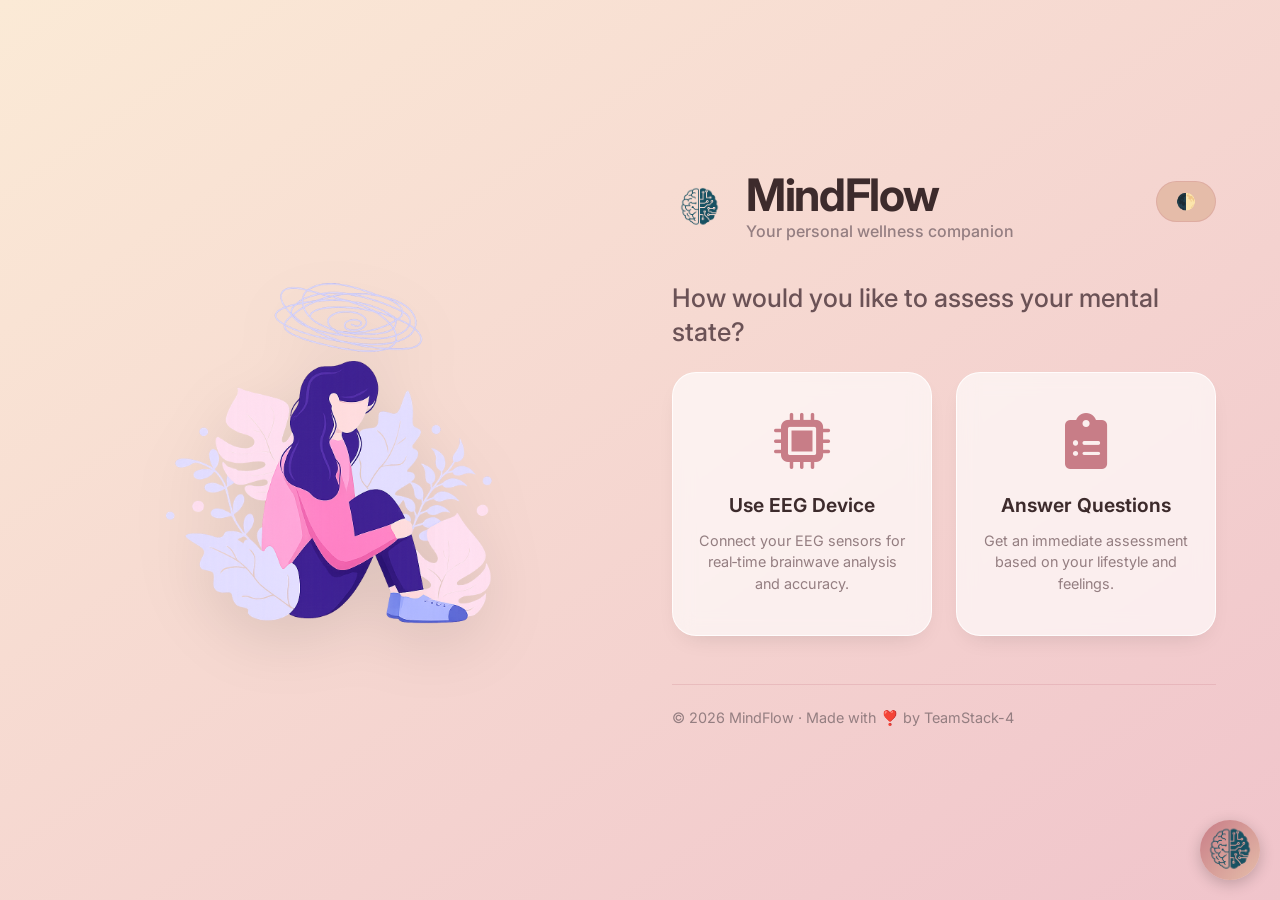
<file: mindflow-eeg-app/frontend/index.html>
<!DOCTYPE html>
<html lang="en">
<head>
    <meta charset="UTF-8">
    <meta name="viewport" content="width=device-width, initial-scale=1.0">
    <title>MindFlow · Choose Your Path</title>
    <link rel="preconnect" href="https://fonts.googleapis.com" />
    <link rel="preconnect" href="https://fonts.gstatic.com" crossorigin />
    <link href="https://fonts.googleapis.com/css2?family=Inter:wght@400;500;600;700&display=swap" rel="stylesheet" />
    <link rel="stylesheet" href="style.css">
    <link rel="stylesheet" href="https://cdnjs.cloudflare.com/ajax/libs/font-awesome/6.0.0-beta3/css/all.min.css">
    <style>
        body {
            margin: 0;
            padding: 0;
            overflow-x: hidden;
            display: flex;
            align-items: center;
            justify-content: center;
            min-height: 100vh;
        }

        /* --- Perfect Split Layout --- */
        .landing-wrapper {
            display: flex;
            align-items: center;
            justify-content: space-between;
            max-width: 1400px; /* Utilizes large screens beautifully */
            width: 100%;
            gap: 4rem; /* Perfect breathing room between image and text */
            padding: 2rem 4rem;
            margin: 0 auto;
        }

        /* --- Left Side: Image --- */
        .hero-image-container {
            flex: 1;
            display: flex;
            justify-content: center;
            align-items: center;
        }

        .hero-image {
            width: 100%;
            max-width: 650px; /* Large, prominent, but contained */
            height: auto;
            object-fit: contain;
            filter: drop-shadow(0 20px 30px rgba(0,0,0,0.1));
            animation: floatImage 6s ease-in-out infinite; /* Gentle calming motion */
        }

        @keyframes floatImage {
            0% { transform: translateY(0px); }
            50% { transform: translateY(-15px); }
            100% { transform: translateY(0px); }
        }

        /* --- Right Side: Content --- */
        .hero-content {
            flex: 1;
            display: flex;
            flex-direction: column;
            justify-content: center;
            max-width: 600px;
        }

        /* Header / Logo Area */
        .hero-header {
            display: flex;
            justify-content: space-between;
            align-items: flex-start;
            margin-bottom: 2.5rem;
            width: 100%;
        }

        .logo-area {
            display: flex;
            align-items: center;
            gap: 1.2rem;
            text-decoration: none;
        }

        /* Perfect fit for the custom brain logo in header */
        .logo-area img {
            width: 55px;
            height: auto;
            object-fit: contain;
        }

        .logo-text h1 {
            font-weight: 700;
            font-size: 2.8rem;
            color: var(--text-primary);
            letter-spacing: -0.03em;
            margin: 0 0 0.2rem 0;
            line-height: 1;
        }

        .logo-text span {
            color: var(--text-muted);
            font-size: 1rem;
            font-weight: 500;
        }

        .theme-toggle {
            padding: 0.6rem 1.2rem;
            font-size: 1rem;
            margin-top: 0.5rem;
        }

        /* Main Choices */
        .hero-main h2 {
            color: var(--text-secondary);
            font-weight: 500;
            font-size: 1.6rem;
            margin-bottom: 1.5rem;
            line-height: 1.3;
        }

        .choice-grid {
            display: grid;
            grid-template-columns: 1fr 1fr; /* Side-by-side buttons */
            gap: 1.5rem;
            width: 100%;
        }

        .choice-card {
            background: var(--card-bg);
            backdrop-filter: blur(10px);
            border-radius: 1.5rem;
            padding: 2.5rem 1.5rem;
            text-align: center;
            cursor: pointer;
            transition: transform 0.3s ease, box-shadow 0.3s ease, border-color 0.3s;
            border: 1px solid var(--card-border);
            box-shadow: 0 10px 25px -12px rgba(0,0,0,0.15);
            text-decoration: none;
            display: flex;
            flex-direction: column;
            align-items: center;
            justify-content: flex-start;
        }

        .choice-card:hover {
            transform: translateY(-8px);
            box-shadow: 0 20px 40px -12px rgba(0,0,0,0.25);
            border-color: var(--accent);
        }

        .choice-card i {
            font-size: 3.5rem;
            color: var(--accent);
            margin-bottom: 1.5rem;
            transition: transform 0.3s;
        }

        .choice-card:hover i {
            transform: scale(1.1);
        }

        .choice-card h3 {
            color: var(--text-primary);
            font-size: 1.2rem;
            margin-bottom: 0.8rem;
            font-weight: 650;
        }

        .choice-card p {
            color: var(--text-muted);
            line-height: 1.5;
            font-size: 0.9rem;
            margin: 0;
        }

        .hero-footer {
            margin-top: 3rem;
            padding-top: 1.5rem;
            border-top: 1px solid var(--border-light);
            font-size: 0.9rem;
            color: var(--text-muted);
            text-align: left;
        }
        /* --- Mobile Responsiveness --- */
        @media (max-width: 1024px) {
            body {
                align-items: flex-start;
            }
            .landing-wrapper {
                flex-direction: column;
                gap: 2rem;
                padding: 2rem 1.5rem;
                margin-top: 2rem;
            }
            .hero-content {
                align-items: center;
                text-align: center;
            }
            .hero-header {
                flex-direction: column;
                align-items: center;
                gap: 1.5rem;
            }
            .logo-area {
                flex-direction: column;
                gap: 0.5rem;
            }
            .logo-text h1 {
                font-size: 2.5rem;
            }
            .choice-grid {
                grid-template-columns: 1fr; /* Stacks buttons on small screens */
            }
            .hero-footer {
                text-align: center;
            }
        }
    </style>
</head>
<body>

    <div class="landing-wrapper">
        
        <div class="hero-image-container">
            <img src="index_clipart_girl.png" alt="Relaxing MindFlow Illustration" class="hero-image">
        </div>

        <div class="hero-content">
            <header class="hero-header">
                <a href="index.html" class="logo-area">
                    <img src="custom-brain.png" alt="brain logo">
                    <div class="logo-text">
                        <h1>MindFlow</h1>
                        <span>Your personal wellness companion</span>
                    </div>
                </a>
                <button id="themeToggle" class="pill theme-toggle" onclick="toggleTheme()">🌓</button>
            </header>

            <main class="hero-main">
                <h2>How would you like to assess your mental state?</h2>
                <div class="choice-grid">
                    <a href="dashboard.html" class="choice-card">
                        <i class="fas fa-microchip"></i>
                        <h3>Use EEG Device</h3>
                        <p>Connect your EEG sensors for real‑time brainwave analysis and accuracy.</p>
                    </a>
                    <a href="questions.html" class="choice-card">
                        <i class="fas fa-clipboard-list"></i>
                        <h3>Answer Questions</h3>
                        <p>Get an immediate assessment based on your lifestyle and feelings.</p>
                    </a>
                </div>
            </main>

            <footer class="hero-footer">
                <p>&copy; 2026 MindFlow · Made with ❣️ by TeamStack-4</p>
            </footer>
        </div>

    </div> 

    <div class="chat-icon" id="chatIcon">
        <img src="custom-brain.png" alt="Chat" class="chat-custom-img">
    </div>
    <div class="chat-window" id="chatWindow">
        <div class="chat-header">AI assistant <i class="fas fa-robot"></i></div>
        <div class="chat-messages" id="chatMessages"></div>
        <div class="chat-input-area">
            <input type="text" id="chatInput" placeholder="Ask about EEG or wellness..." />
            <button id="sendChat"><i class="fas fa-paper-plane"></i></button>
        </div>
    </div>

    <script src="chatbot.js"></script>
    <script>
        // Theme toggle function
        window.toggleTheme = function() {
            document.body.classList.toggle('dark-mode');
            localStorage.setItem('theme', document.body.classList.contains('dark-mode') ? 'dark' : 'light');
        };
        // Load saved theme
        if (localStorage.getItem('theme') === 'dark') {
            document.body.classList.add('dark-mode');
        }
    </script>
</body>
</html>
</file>
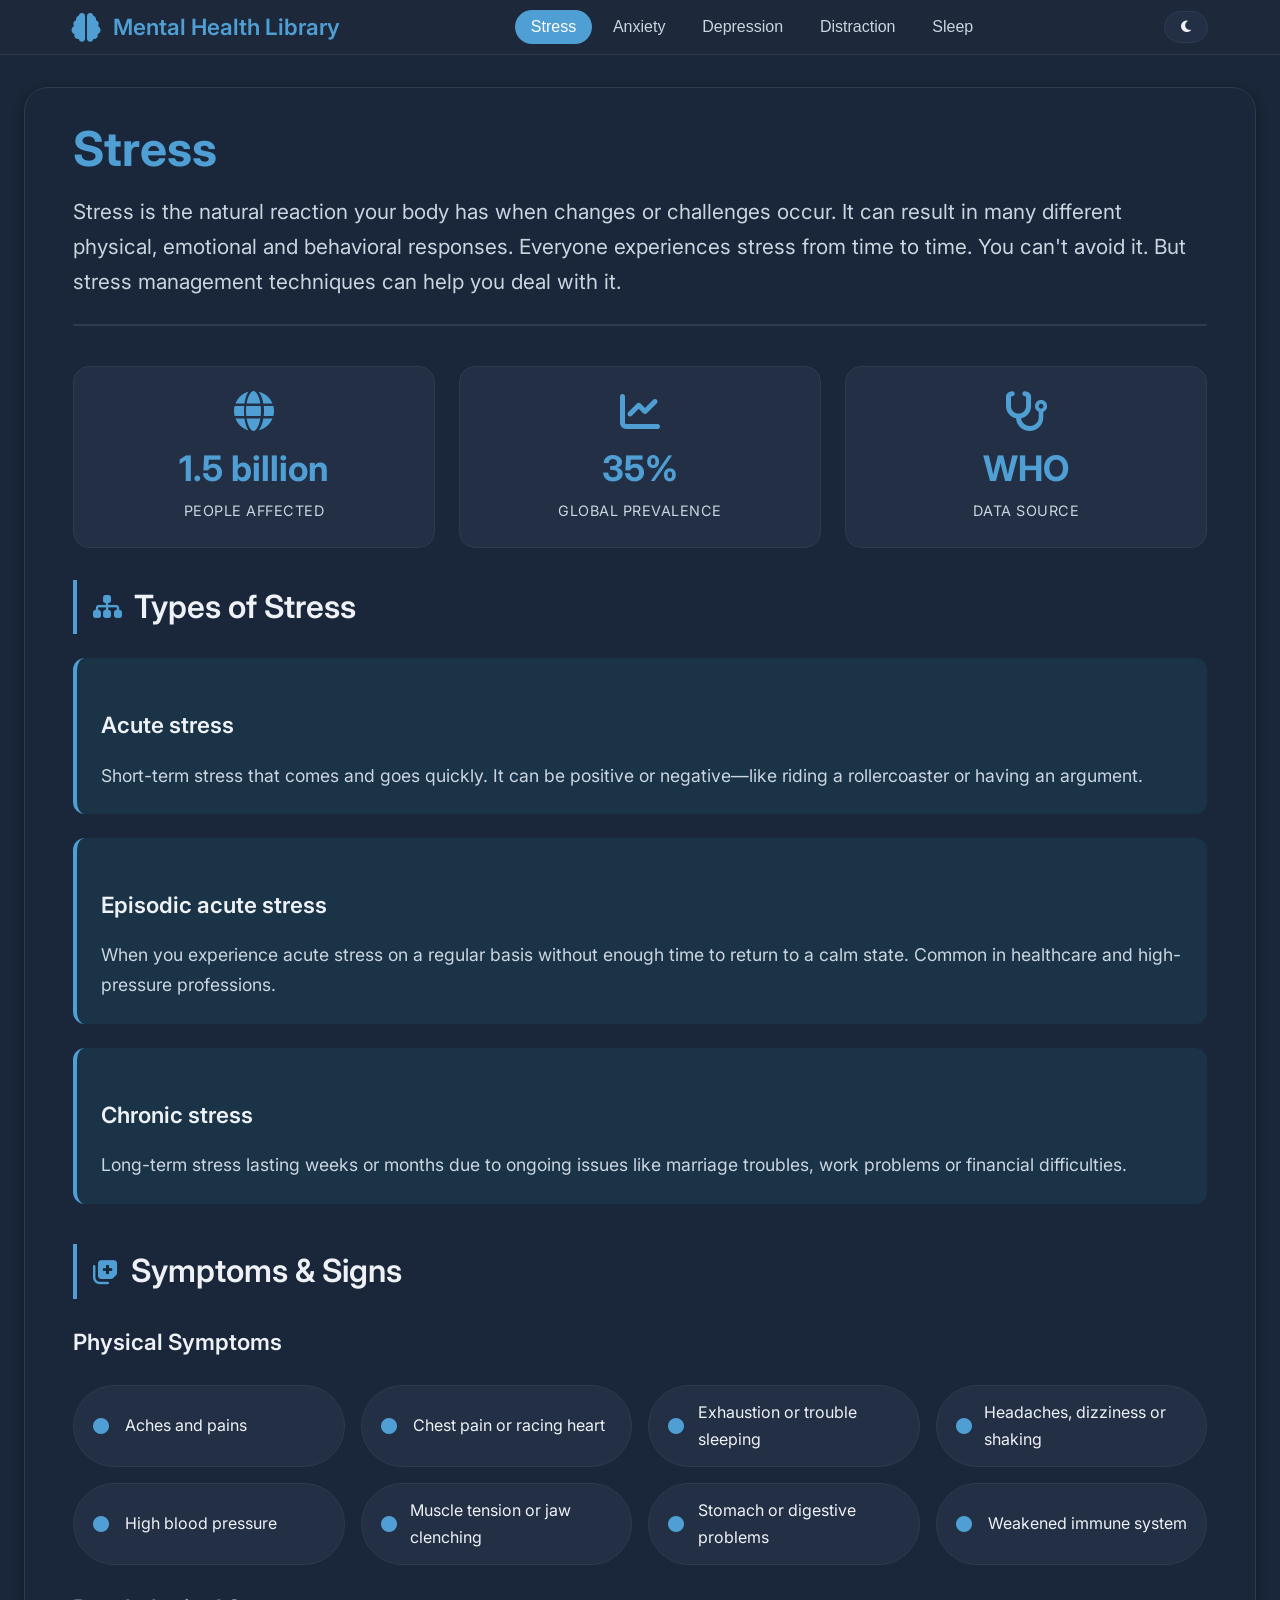
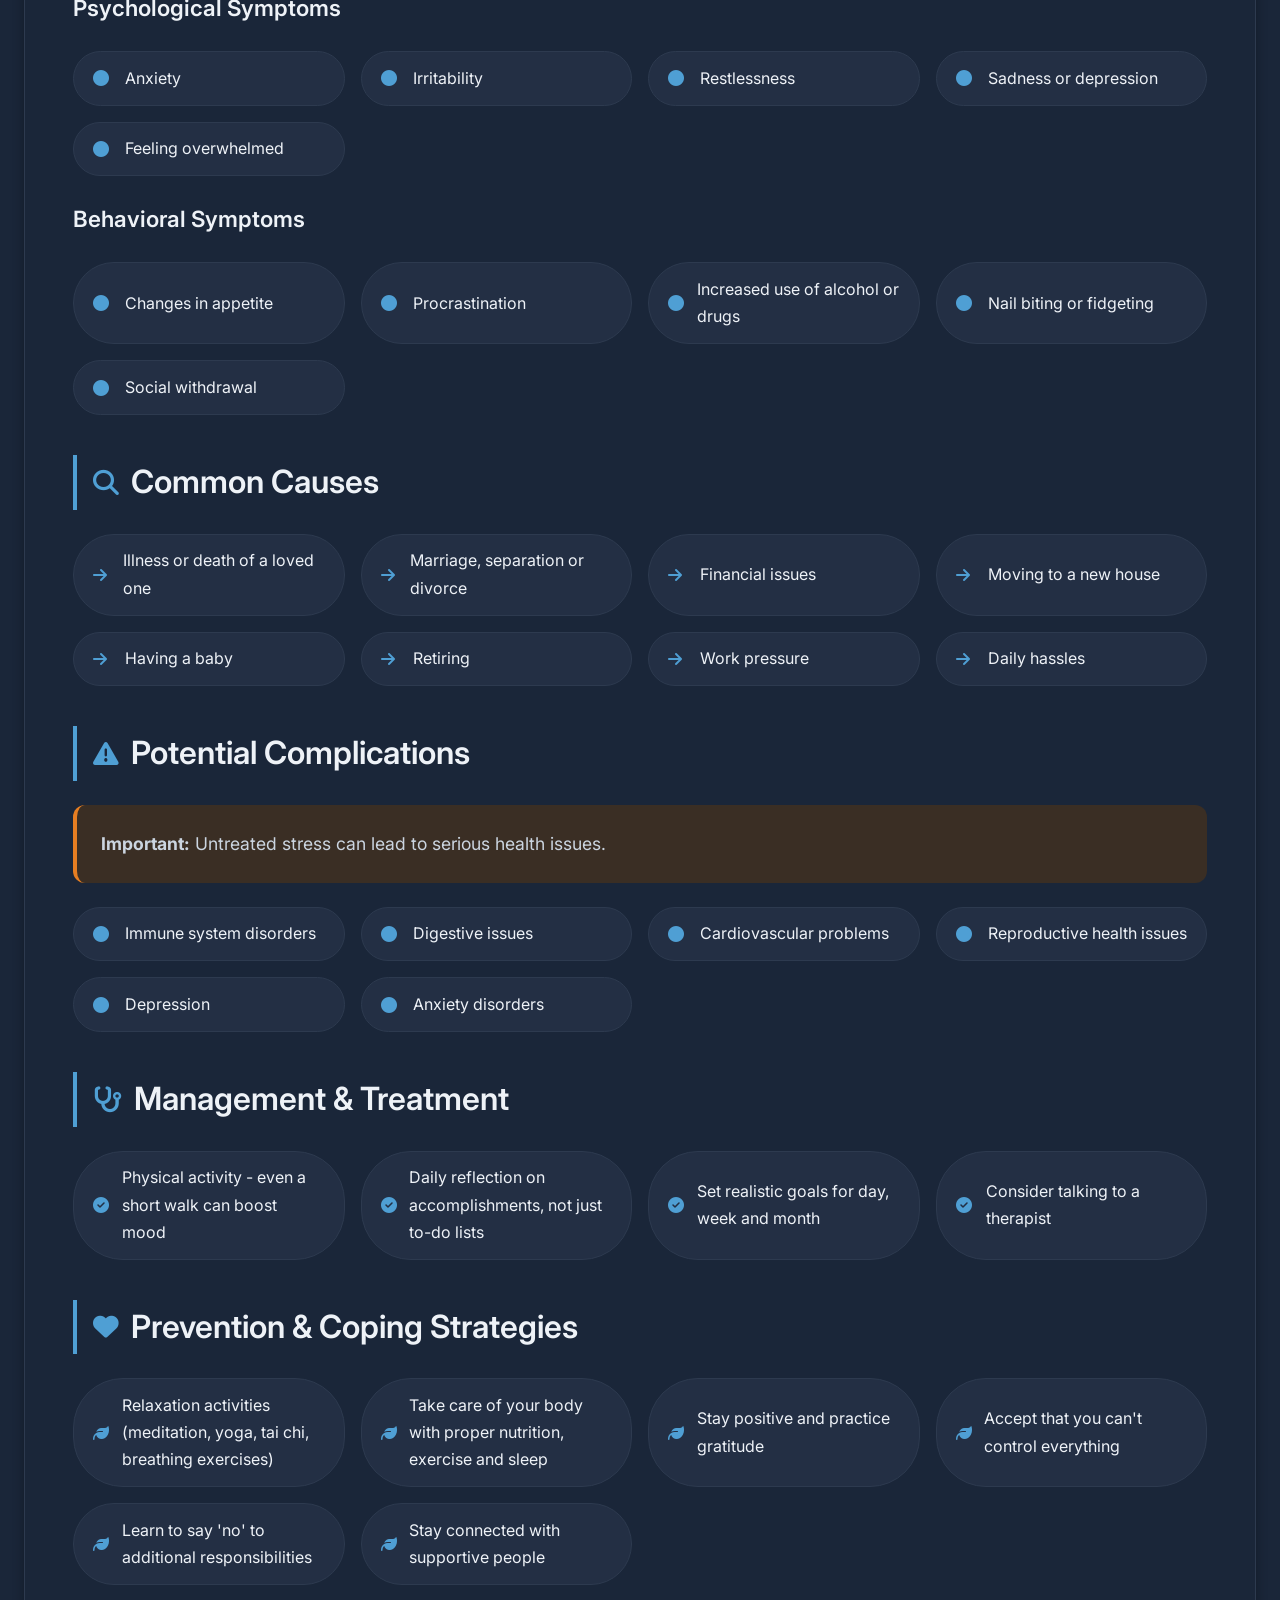
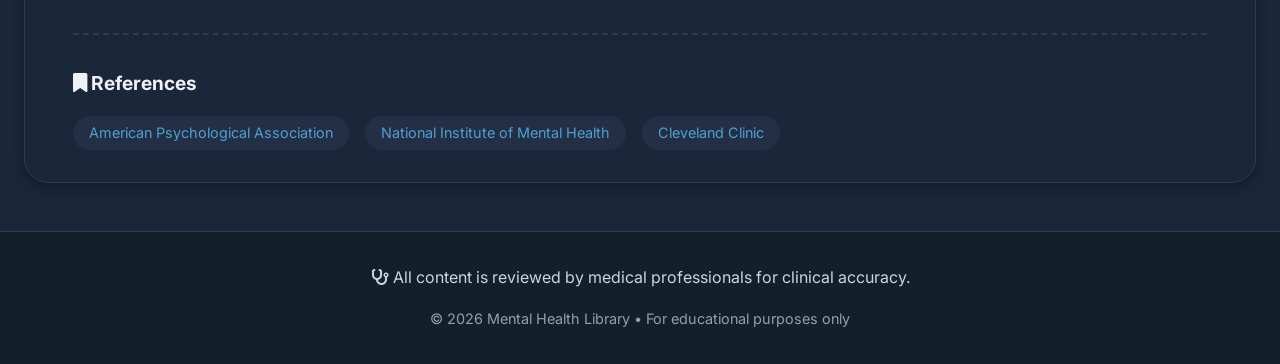
<file: mindflow-eeg-app/frontend/explore/public/index.html>
<!DOCTYPE html>
<html lang="en">
<head>
    <meta charset="UTF-8">
    <meta name="viewport" content="width=device-width, initial-scale=1.0">
    <title>Mental Health Library | Evidence-Based Guide</title>
    <link rel="stylesheet" href="style.css">
    <link href="https://fonts.googleapis.com/css2?family=Inter:wght@300;400;500;600;700&display=swap" rel="stylesheet">
    <link rel="stylesheet" href="https://cdnjs.cloudflare.com/ajax/libs/font-awesome/6.4.0/css/all.min.css">
    <meta name="description" content="Comprehensive, clinically-reviewed information on stress, anxiety, depression, and more.">
</head>
<body>
    <nav class="navbar">
        <div class="nav-container">
            <div class="nav-logo">
                <i class="fas fa-brain"></i>
                <span>Mental Health Library</span>
            </div>
            <ul class="nav-menu" id="navMenu">
                <li><button class="nav-link active" data-condition="stress">Stress</button></li>
                <li><button class="nav-link" data-condition="anxiety">Anxiety</button></li>
                <li><button class="nav-link" data-condition="depression">Depression</button></li>
                <li><button class="nav-link" data-condition="distraction">Distraction</button></li>
                <li><button class="nav-link" data-condition="sleepDeprivation">Sleep</button></li>
            </ul>
            <div class="nav-actions">
                <button class="theme-toggle" id="themeToggle" aria-label="Switch theme">
                    <i class="fas fa-sun"></i>
                    <i class="fas fa-moon"></i>
                </button>
                <button class="mobile-menu-btn" id="mobileMenuBtn">
                    <i class="fas fa-bars"></i>
                </button>
            </div>
        </div>
    </nav>

    <main class="main-content">
        <article class="health-article" id="articleContent">
            <!-- Dynamic content will be injected here -->
        </article>
    </main>

    <footer class="article-footer">
        <div class="footer-container">
            <p><i class="fas fa-stethoscope"></i> All content is reviewed by medical professionals for clinical accuracy.</p>
            <p class="copyright">© 2026 Mental Health Library • For educational purposes only</p>
        </div>
    </footer>

    <script src="script.js"></script>
</body>
</html>
</file>
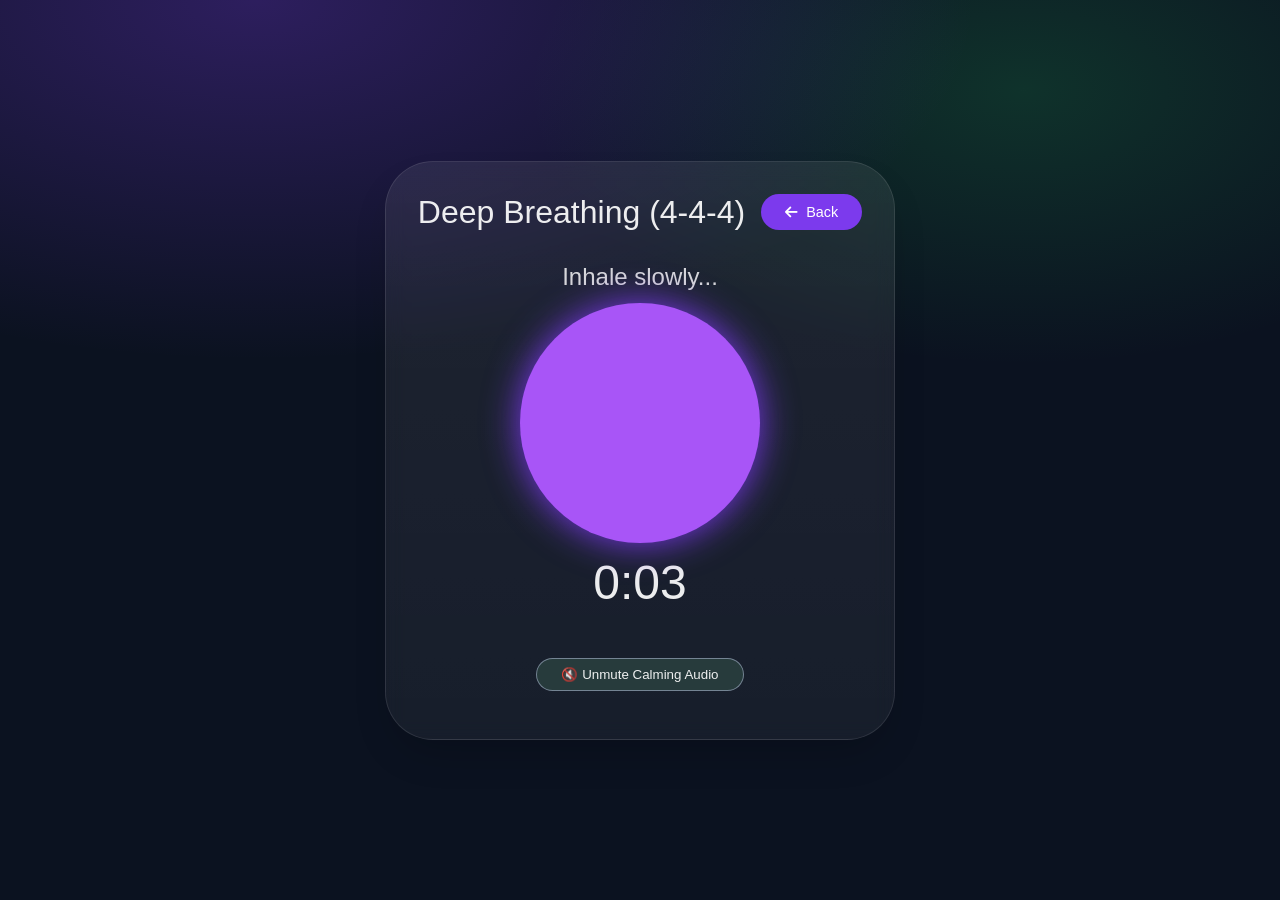
<file: mindflow-eeg-app/frontend/activity.html>
<!DOCTYPE html>
<html lang="en">
<head>
    <meta charset="UTF-8">
    <meta name="viewport" content="width=device-width, initial-scale=1.0">
    <title>MindFlow · Guided Activity</title>
    <link rel="stylesheet" href="style.css">
    <link rel="stylesheet" href="https://cdnjs.cloudflare.com/ajax/libs/font-awesome/6.0.0-beta3/css/all.min.css">
    <style>
        .activity-page {
            max-width: 800px;
            margin: 2rem auto;
            background: var(--card-bg);
            backdrop-filter: blur(10px);
            border-radius: 3rem;
            padding: 2rem;
            box-shadow: 0 20px 40px -10px rgba(0,0,0,0.2);
            border: 1px solid var(--card-border);
            text-align: center;
        }
        .activity-header {
            display: flex;
            justify-content: space-between;
            align-items: center;
            margin-bottom: 2rem;
            flex-wrap: wrap;
            gap: 1rem;
        }
        .activity-header h1 {
            font-weight: 400;
            color: var(--text-primary);
            font-size: 2rem;
            margin: 0;
        }
        .back-btn {
            background: var(--accent);
            color: white;
            border: none;
            padding: 0.6rem 1.5rem;
            border-radius: 3rem;
            font-size: 0.9rem;
            cursor: pointer;
            transition: 0.2s;
            text-decoration: none;
            display: inline-flex;
            align-items: center;
            gap: 0.5rem;
        }
        .back-btn:hover {
            background: var(--accent-light);
            transform: translateY(-2px);
        }
        .animation-container {
            margin: 2rem 0;
            display: flex;
            flex-direction: column;
            align-items: center;
        }
        .breathing-circle {
            width: 200px;
            height: 200px;
            background: var(--accent-light);
            border-radius: 50%;
            margin: 1rem auto;
            transition: transform 4s ease-in-out, background-color 1s;
            box-shadow: 0 0 30px var(--accent);
        }
        .timer {
            font-size: 3rem;
            font-weight: 300;
            color: var(--text-primary);
            margin: 1rem 0;
        }
        .instruction {
            font-size: 1.5rem;
            color: var(--text-secondary);
            margin-bottom: 1rem;
        }
        .audio-control {
            margin: 1rem 0;
        }
        .audio-control button {
            background: var(--pill-bg);
            border: 1px solid var(--border-light);
            padding: 0.5rem 1.5rem;
            border-radius: 2rem;
            color: var(--text-primary);
            cursor: pointer;
            transition: 0.2s;
        }
        .audio-control button:hover {
            background: var(--accent);
            color: white;
        }
        .youtube-audio {
            width: 100%;
            height: 0;
            position: relative;
            padding-bottom: 56.25%;
            margin-top: 1rem;
        }
        .youtube-audio iframe {
            position: absolute;
            top: 0;
            left: 0;
            width: 100%;
            height: 100%;
            border-radius: 2rem;
        }
    </style>
</head>
<body>
    <div class="activity-page" id="activityPage">
        <div class="activity-header">
            <h1 id="activityTitle">Guided Exercise</h1>
            <a href="physical.html" class="back-btn" id="backBtn"><i class="fas fa-arrow-left"></i> Back</a>
        </div>

        <div class="animation-container">
            <div id="instruction" class="instruction">Get ready...</div>
            <div id="breathingCircle" class="breathing-circle"></div>
            <div id="timer" class="timer">0:00</div>
        </div>

        <div class="audio-control">
            <button id="audioToggle">🔇 Unmute Calming Audio</button>
        </div>
        <div id="youtubeAudio" class="youtube-audio" style="display: none;">
            <iframe id="youtubeIframe" width="100%" height="100%" src="https://www.youtube.com/embed/jfKfPfyJRdk?autoplay=0&mute=1&loop=1&playlist=jfKfPfyJRdk" frameborder="0" allow="autoplay; encrypted-media" allowfullscreen></iframe>
        </div>
    </div>

    <script>
        // Theme toggle not needed here, but we'll apply the saved theme
        if (localStorage.getItem('theme') === 'dark') {
            document.body.classList.add('dark-mode');
        }

        // Get activity slug from URL
        const urlParams = new URLSearchParams(window.location.search);
        const activity = urlParams.get('activity') || 'breathing-444';

        // Activity details
        const activities = {
            'breathing-444': {
                title: 'Deep Breathing (4-4-4)',
                type: 'breathing',
                pattern: [4, 4, 4], // inhale, hold, exhale (seconds)
                audio: 'jfKfPfyJRdk' // Lo-fi music video ID
            },
            'breathing-4-6': {
                title: 'Deep Breathing (4-6)',
                type: 'breathing',
                pattern: [4, 0, 6],
                audio: 'eKFTSSKCzWA'
            },
            'grounding-54321': {
                title: 'Grounding Exercise (5-4-3-2-1)',
                type: 'grounding',
                audio: '2OEL4P1Rz04'
            },
            'smile-exercise': {
                title: 'Smile Exercise',
                type: 'simple',
                audio: 'jfKfPfyJRdk'
            }
        };

        const activityData = activities[activity] || {
            title: activity.replace(/-/g, ' ').replace(/\b\w/g, l => l.toUpperCase()),
            type: 'simple',
            audio: 'jfKfPfyJRdk'
        };

        document.getElementById('activityTitle').innerText = activityData.title;

        // Set up YouTube iframe
        const iframe = document.getElementById('youtubeIframe');
        iframe.src = `https://www.youtube.com/embed/${activityData.audio}?autoplay=0&mute=1&loop=1&playlist=${activityData.audio}`;

        // Audio toggle
        const audioToggle = document.getElementById('audioToggle');
        const youtubeDiv = document.getElementById('youtubeAudio');
        let isMuted = true;
        audioToggle.addEventListener('click', () => {
            if (isMuted) {
                iframe.src = iframe.src.replace('mute=1', 'mute=0');
                audioToggle.innerHTML = '🔊 Mute Audio';
                youtubeDiv.style.display = 'block';
            } else {
                iframe.src = iframe.src.replace('mute=0', 'mute=1');
                audioToggle.innerHTML = '🔇 Unmute Calming Audio';
            }
            isMuted = !isMuted;
        });

        // Breathing animation
        if (activityData.type === 'breathing') {
            const pattern = activityData.pattern;
            const circle = document.getElementById('breathingCircle');
            const instruction = document.getElementById('instruction');
            const timerDiv = document.getElementById('timer');
            let phase = 0;
            let timeLeft = pattern[0];
            let interval;

            function updatePhase() {
                if (phase === 0) {
                    instruction.innerText = 'Inhale slowly...';
                    circle.style.transform = 'scale(1.2)';
                    circle.style.background = 'var(--accent-light)';
                    timeLeft = pattern[0];
                } else if (phase === 1) {
                    instruction.innerText = 'Hold...';
                    circle.style.transform = 'scale(1.2)';
                    circle.style.background = 'var(--accent)';
                    timeLeft = pattern[1];
                } else if (phase === 2) {
                    instruction.innerText = 'Exhale gently...';
                    circle.style.transform = 'scale(1)';
                    circle.style.background = 'var(--accent-light)';
                    timeLeft = pattern[2];
                }
                timerDiv.innerText = formatTime(timeLeft);
            }

            function formatTime(sec) {
                return `${Math.floor(sec / 60)}:${(sec % 60).toString().padStart(2, '0')}`;
            }

            function nextPhase() {
                phase = (phase + 1) % 3;
                if (phase === 1 && pattern[1] === 0) phase = 2;
                if (phase === 2 && pattern[2] === 0) phase = 0;
                updatePhase();
            }

            function tick() {
                timeLeft--;
                timerDiv.innerText = formatTime(timeLeft);
                if (timeLeft <= 0) {
                    nextPhase();
                }
            }

            updatePhase();
            interval = setInterval(tick, 1000);
        } else {
            document.getElementById('breathingCircle').style.display = 'none';
            const instruction = document.getElementById('instruction');
            instruction.innerText = 'Follow the timer below:';
            let seconds = 60;
            const timerDiv = document.getElementById('timer');
            timerDiv.innerText = '1:00';
            let countdown = setInterval(() => {
                seconds--;
                if (seconds < 0) {
                    clearInterval(countdown);
                    timerDiv.innerText = 'Done!';
                    instruction.innerText = 'Great job!';
                } else {
                    timerDiv.innerText = formatTime(seconds);
                }
            }, 1000);
        }

        function formatTime(sec) {
            return `${Math.floor(sec / 60)}:${(sec % 60).toString().padStart(2, '0')}`;
        }

        // Adjust back button based on referrer (optional)
        const backBtn = document.getElementById('backBtn');
        backBtn.href = document.referrer.includes('physical.html') ? 'physical.html' : 'solutions.html';
    </script>
</body>
</html>
</file>
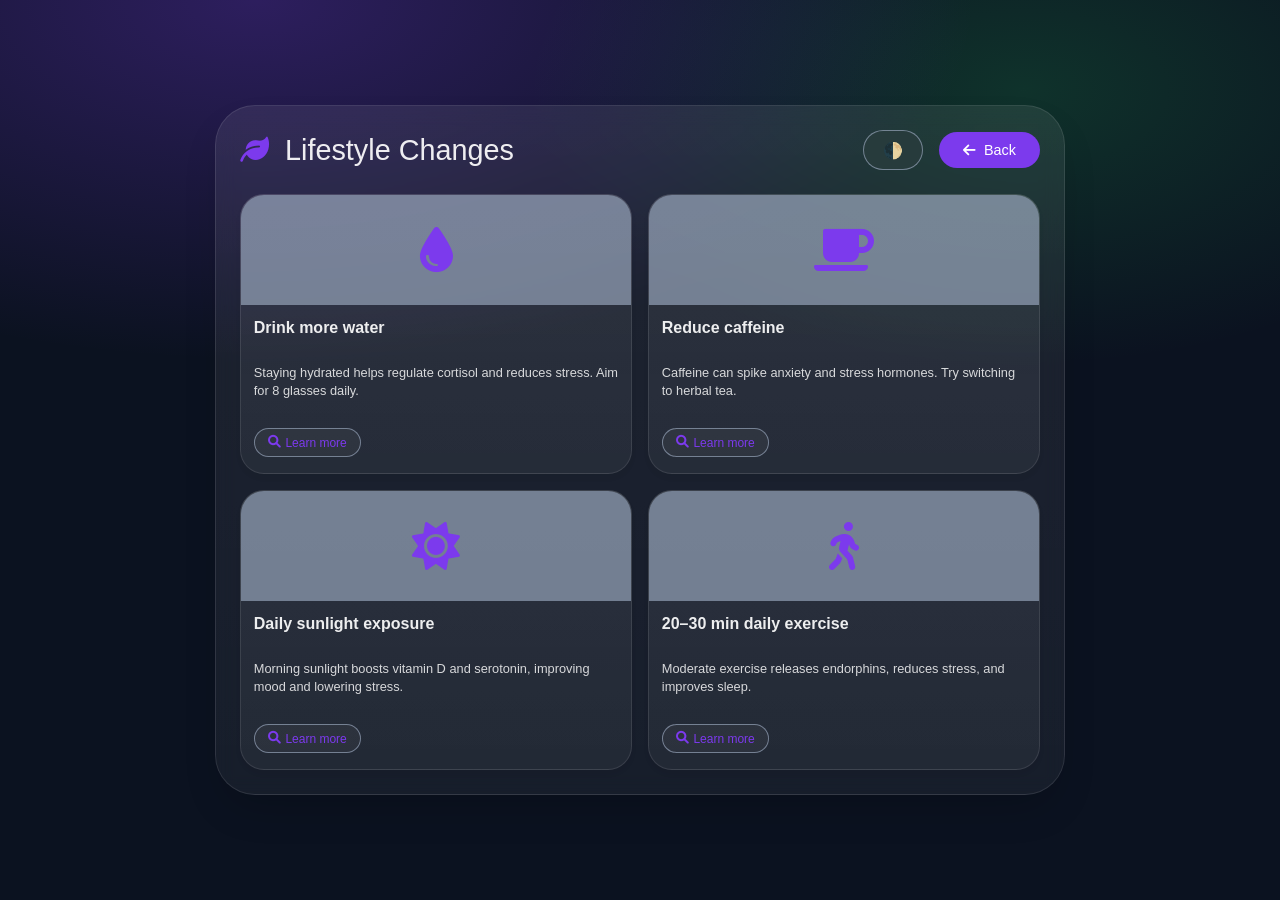
<file: mindflow-eeg-app/frontend/lifestyle.html>
<!DOCTYPE html>
<html lang="en">
<head>
    <meta charset="UTF-8">
    <meta name="viewport" content="width=device-width, initial-scale=1.0">
    <title>MindFlow · Lifestyle Changes</title>
    <link rel="stylesheet" href="style.css">
    <link rel="stylesheet" href="https://cdnjs.cloudflare.com/ajax/libs/font-awesome/6.0.0-beta3/css/all.min.css">
    <style>
        .detail-page {
            max-width: 850px;
            width: 100%;
            margin: 2rem auto;
            background: var(--card-bg);
            backdrop-filter: blur(10px);
            border-radius: 2.5rem;
            padding: 1.5rem;
            box-shadow: 0 20px 40px -10px rgba(0,0,0,0.2);
            border: 1px solid var(--card-border);
        }
        .page-header {
            display: flex;
            justify-content: space-between;
            align-items: center;
            margin-bottom: 1.5rem;
            flex-wrap: wrap;
            gap: 1rem;
        }
        .page-header h1 {
            font-weight: 400;
            color: var(--text-primary);
            font-size: 1.8rem;
            margin: 0;
        }
        .page-header h1 i {
            color: var(--accent);
            margin-right: 0.5rem;
        }
        .header-actions {
            display: flex;
            gap: 1rem;
            align-items: center;
        }
        .back-btn {
            background: var(--accent);
            color: white;
            border: none;
            padding: 0.6rem 1.5rem;
            border-radius: 3rem;
            font-size: 0.9rem;
            cursor: pointer;
            transition: 0.2s;
            text-decoration: none;
            display: inline-flex;
            align-items: center;
            gap: 0.5rem;
        }
        .back-btn:hover {
            background: var(--accent-light);
            transform: translateY(-2px);
        }
        .theme-toggle {
            background: var(--pill-bg);
            border: 1px solid var(--border-light);
            color: var(--pill-text);
            padding: 0.6rem 1.2rem;
            border-radius: 3rem;
            font-size: 1rem;
            cursor: pointer;
            transition: 0.2s;
        }
        .theme-toggle:hover {
            background: var(--accent);
            color: white;
            border-color: var(--accent);
        }
        .block-grid {
            display: grid;
            grid-template-columns: repeat(2, 1fr);
            gap: 1rem;
            list-style: none;
        }
        .block-card {
            background: var(--card-bg);
            border-radius: 1.5rem;
            overflow: hidden;
            box-shadow: 0 4px 10px -4px rgba(0,0,0,0.1);
            transition: transform 0.15s, box-shadow 0.15s, border-color 0.15s;
            display: flex;
            flex-direction: column;
            border: 1px solid var(--card-border);
            height: 280px;
        }
        .block-card:hover {
            transform: translateY(-3px);
            box-shadow: 0 12px 20px -8px var(--accent);
            border-color: var(--accent);
        }
        .card-icon {
            width: 100%;
            height: 110px;
            background: var(--border-light);
            display: flex;
            align-items: center;
            justify-content: center;
            font-size: 3rem;
            color: var(--accent);
        }
        .card-content {
            padding: 0.8rem 0.8rem 1rem;
            display: flex;
            flex-direction: column;
            flex: 1;
        }
        .card-title {
            font-weight: 600;
            color: var(--text-primary);
            font-size: 1rem;
            line-height: 1.3;
            height: 2.6rem;
            overflow: hidden;
            display: -webkit-box;
            -webkit-box-orient: vertical;
            -webkit-line-clamp: 2;
            line-clamp: 2;
            margin-bottom: 0.3rem;
        }
        .card-desc {
            font-size: 0.8rem;
            color: var(--text-secondary);
            line-height: 1.4;
            height: 3.4rem;
            overflow: hidden;
            display: -webkit-box;
            -webkit-box-orient: vertical;
            -webkit-line-clamp: 3;
            line-clamp: 3;
            margin-bottom: 0.5rem;
        }
        .card-link {
            display: inline-flex;
            align-items: center;
            justify-content: center;
            gap: 0.3rem;
            background: rgba(128,128,128,0.1);
            padding: 0.4rem 0.8rem;
            border-radius: 2rem;
            color: var(--accent);
            text-decoration: none;
            font-size: 0.75rem;
            font-weight: 500;
            transition: 0.2s;
            align-self: flex-start;
            border: 1px solid var(--border-light);
            margin-top: auto;
        }
        .card-link i {
            font-size: 0.8rem;
            color: var(--accent);
        }
        .card-link:hover {
            background: var(--accent);
            color: white;
        }
        @media (max-width: 640px) {
            .block-grid {
                grid-template-columns: 1fr;
            }
        }
    </style>
</head>
<body>
    <div class="detail-page">
        <div class="page-header">
            <h1><i class="fas fa-leaf"></i> Lifestyle Changes</h1>
            <div class="header-actions">
                <button class="theme-toggle" onclick="toggleTheme()">🌓</button>
                <a href="solutions.html" class="back-btn"><i class="fas fa-arrow-left"></i> Back</a>
            </div>
        </div>

        <div id="lifestyle-content" class="condition-content active"></div>
    </div>

    <script>
        window.toggleTheme = function() {
            document.body.classList.toggle('dark-mode');
            localStorage.setItem('theme', document.body.classList.contains('dark-mode') ? 'dark' : 'light');
        };
        if (localStorage.getItem('theme') === 'dark') {
            document.body.classList.add('dark-mode');
        }

        function getSearchUrl(query) {
            return `https://www.google.com/search?q=${encodeURIComponent(query)}`;
        }

        const lifestyleTips = [
            {
                icon: "fa-droplet",
                title: "Drink more water",
                desc: "Staying hydrated helps regulate cortisol and reduces stress. Aim for 8 glasses daily.",
                query: "hydration stress relief"
            },
            {
                icon: "fa-mug-saucer",
                title: "Reduce caffeine",
                desc: "Caffeine can spike anxiety and stress hormones. Try switching to herbal tea.",
                query: "caffeine stress reduction"
            },
            {
                icon: "fa-sun",
                title: "Daily sunlight exposure",
                desc: "Morning sunlight boosts vitamin D and serotonin, improving mood and lowering stress.",
                query: "sunlight exposure stress"
            },
            {
                icon: "fa-person-walking",
                title: "20–30 min daily exercise",
                desc: "Moderate exercise releases endorphins, reduces stress, and improves sleep.",
                query: "exercise for stress management"
            }
        ];

        function renderTips(containerId, items) {
            const container = document.getElementById(containerId);
            if (!container) return;
            let html = '<ul class="block-grid">';
            items.forEach(item => {
                html += `
                    <li class="block-card">
                        <div class="card-icon"><i class="fas ${item.icon}"></i></div>
                        <div class="card-content">
                            <div class="card-title">${item.title}</div>
                            <div class="card-desc">${item.desc}</div>
                            <a href="${getSearchUrl(item.query)}" target="_blank" class="card-link"><i class="fas fa-magnifying-glass"></i> Learn more</a>
                        </div>
                    </li>
                `;
            });
            html += '</ul>';
            container.innerHTML = html;
        }

        renderTips('lifestyle-content', lifestyleTips);
    </script>
</body>
</html>
</file>
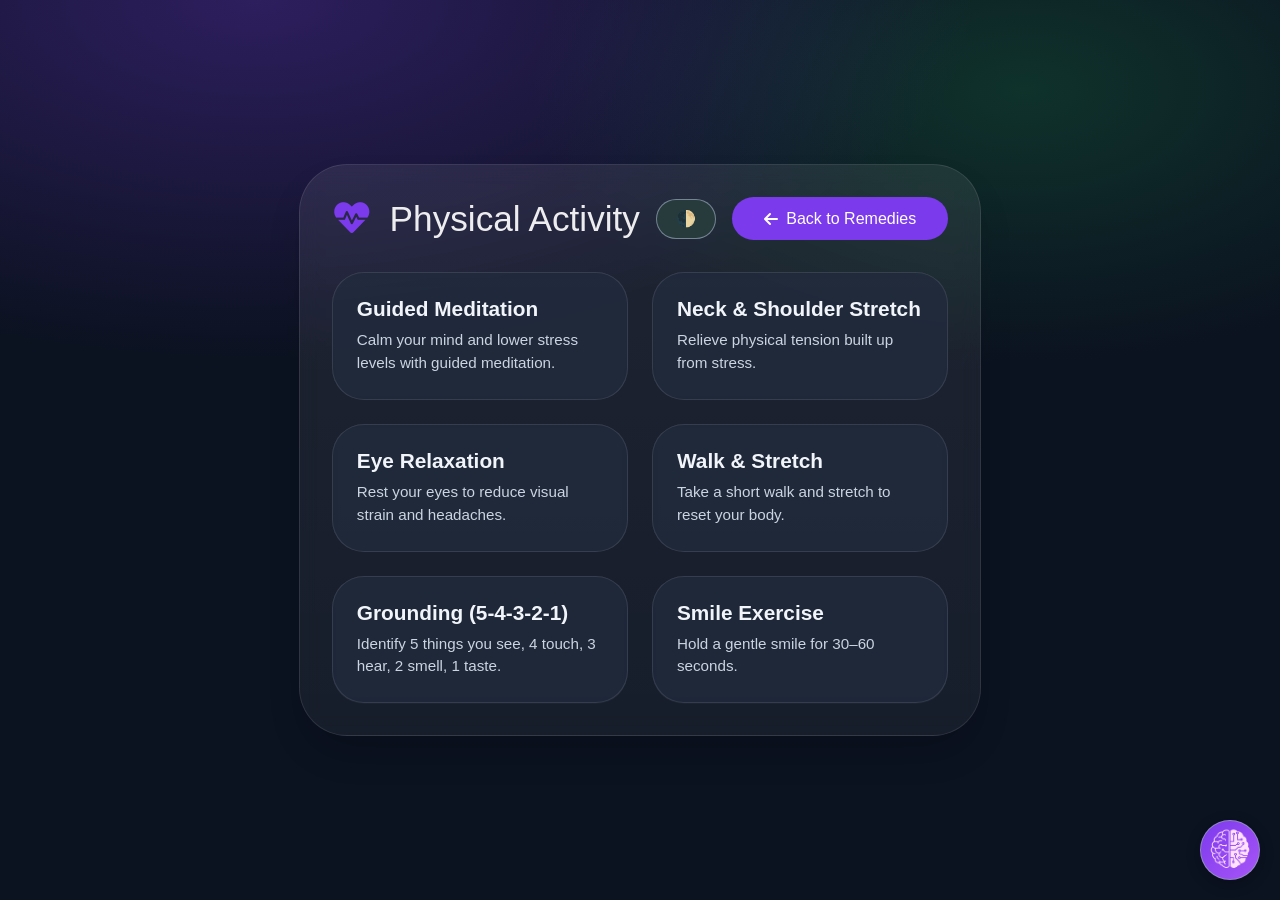
<file: mindflow-eeg-app/frontend/physical.html>
<!DOCTYPE html>
<html lang="en">
<head>
    <meta charset="UTF-8">
    <meta name="viewport" content="width=device-width, initial-scale=1.0">
    <title>MindFlow · Physical Activity</title>
    <link rel="stylesheet" href="style.css">
    <link rel="stylesheet" href="https://cdnjs.cloudflare.com/ajax/libs/font-awesome/6.0.0-beta3/css/all.min.css">
    <style>
        /* Page specific styles – using CSS variables for theme compatibility */
        .detail-page {
            max-width: 1200px;
            margin: 2rem auto;
            background: var(--card-bg);
            backdrop-filter: blur(10px);
            border-radius: 3rem;
            padding: 2rem;
            box-shadow: 0 20px 40px -10px rgba(0,0,0,0.2);
            border: 1px solid var(--card-border);
        }
        .page-header {
            display: flex;
            justify-content: space-between;
            align-items: center;
            margin-bottom: 2rem;
            flex-wrap: wrap;
            gap: 1rem;
        }
        .page-header h1 {
            font-weight: 400;
            color: var(--text-primary);
            font-size: 2.2rem;
            margin: 0;
        }
        .page-header h1 i {
            color: var(--accent);
            margin-right: 0.5rem;
        }
        .header-actions {
            display: flex;
            gap: 1rem;
            align-items: center;
        }
        .back-btn {
            background: var(--accent);
            color: white;
            border: none;
            padding: 0.8rem 2rem;
            border-radius: 3rem;
            font-size: 1rem;
            cursor: pointer;
            transition: 0.2s;
            text-decoration: none;
            display: inline-flex;
            align-items: center;
            gap: 0.5rem;
        }
        .back-btn:hover {
            background: var(--accent-light);
            transform: translateY(-2px);
        }
        .theme-toggle {
            background: var(--pill-bg);
            border: 1px solid var(--border-light);
            color: var(--pill-text);
            padding: 0.6rem 1.2rem;
            border-radius: 3rem;
            font-size: 1rem;
            cursor: pointer;
            transition: 0.2s;
        }
        .theme-toggle:hover {
            background: var(--accent);
            color: white;
            border-color: var(--accent);
        }
        .activity-grid {
            display: grid;
            grid-template-columns: repeat(auto-fit, minmax(280px, 1fr));
            gap: 1.5rem;
            margin-top: 1rem;
        }
        .activity-card {
            background: var(--card-bg);
            backdrop-filter: blur(4px);
            border-radius: 2rem;
            padding: 1.5rem;
            border: 1px solid var(--card-border);
            transition: transform 0.2s ease, box-shadow 0.2s ease, border-color 0.2s;
            cursor: pointer;
            text-decoration: none;
            color: inherit;
            display: block;
        }
        .activity-card:hover {
            transform: translateY(-5px);
            box-shadow: 0 15px 30px -10px var(--accent);
            border-color: var(--accent);
        }
        .activity-card h3 {
            font-weight: 600;
            color: var(--text-primary);
            margin-bottom: 0.5rem;
            font-size: 1.3rem;
        }
        .activity-card p {
            color: var(--text-secondary);
            font-size: 0.95rem;
            line-height: 1.5;
            margin: 0;
        }
        /* Ensure dark mode text contrasts */
        body.dark-mode .activity-card {
            background: rgba(30, 41, 59, 0.8);
        }
        body.dark-mode .activity-card h3 {
            color: #f1f5f9;
        }
        body.dark-mode .activity-card p {
            color: #cbd5e1;
        }
    </style>
</head>
<body>
    <div class="detail-page">
        <div class="page-header">
            <h1><i class="fas fa-heartbeat"></i> Physical Activity</h1>
            <div class="header-actions">
                <button id="themeTogglePage" class="theme-toggle" onclick="toggleTheme()">🌓</button>
                <a href="solutions.html" class="back-btn"><i class="fas fa-arrow-left"></i> Back to Remedies</a>
            </div>
        </div>

        <!-- Single grid with all activities (no tabs) -->
        <div id="allActivities" class="activity-grid"></div>

    </div>

    <!-- Chatbot -->
    <div class="chat-icon" id="chatIcon">
        <img src="custom-brain.png" alt="Chat" class="chat-custom-img">
    </div>
    <div class="chat-window" id="chatWindow">
        <div class="chat-header">AI assistant <i class="fas fa-robot"></i></div>
        <div class="chat-messages" id="chatMessages"></div>
        <div class="chat-input-area">
            <input type="text" id="chatInput" placeholder="Ask about exercises..." />
            <button id="sendChat"><i class="fas fa-paper-plane"></i></button>
        </div>
    </div>

    <script src="chatbot.js"></script>
    <script>
        // Theme toggle function (same as in other pages)
        window.toggleTheme = function() {
            document.body.classList.toggle('dark-mode');
            localStorage.setItem('theme', document.body.classList.contains('dark-mode') ? 'dark' : 'light');
        };
        if (localStorage.getItem('theme') === 'dark') {
            document.body.classList.add('dark-mode');
        }

        // Physical activity data (combined from all conditions)
        const physicalData = [
            // Stress
            { title: "Guided Meditation", desc: "Calm your mind and lower stress levels with guided meditation.", customUrl: "Meditation/index.html" },
            { title: "Neck & Shoulder Stretch", desc: "Relieve physical tension built up from stress.", customUrl: "neck_shoulder/index.html" },
            { title: "Eye Relaxation", desc: "Rest your eyes to reduce visual strain and headaches.", customUrl: "eye_exercise/index.html" },
            { title: "Walk & Stretch", desc: "Take a short walk and stretch to reset your body.", customUrl: "walk_and_stretch/index.html" },
            // Anxiety
            { title: "Grounding (5-4-3-2-1)", desc: "Identify 5 things you see, 4 touch, 3 hear, 2 smell, 1 taste.", slug: "grounding-54321" },
            // Depression
            { title: "Smile Exercise", desc: "Hold a gentle smile for 30–60 seconds.", slug: "smile-exercise" }
        ];

        // Deduplicate by title (case‑insensitive)
        const seen = new Set();
        const uniqueActivities = physicalData.filter(item => {
            const key = item.title.toLowerCase();
            if (seen.has(key)) return false;
            seen.add(key);
            return true;
        });

        function renderAllActivities() {
            const container = document.getElementById('allActivities');
            if (!container) return;
            let html = '';
            uniqueActivities.forEach(item => {
                const targetUrl = item.customUrl || `activity.html?activity=${item.slug}`;
                html += `
                    <a href="${targetUrl}" class="activity-card">
                        <h3>${item.title}</h3>
                        <p>${item.desc}</p>
                    </a>
                `;
            });
            container.innerHTML = html;
        }

        renderAllActivities();
    </script>

</body>
</html>
</file>
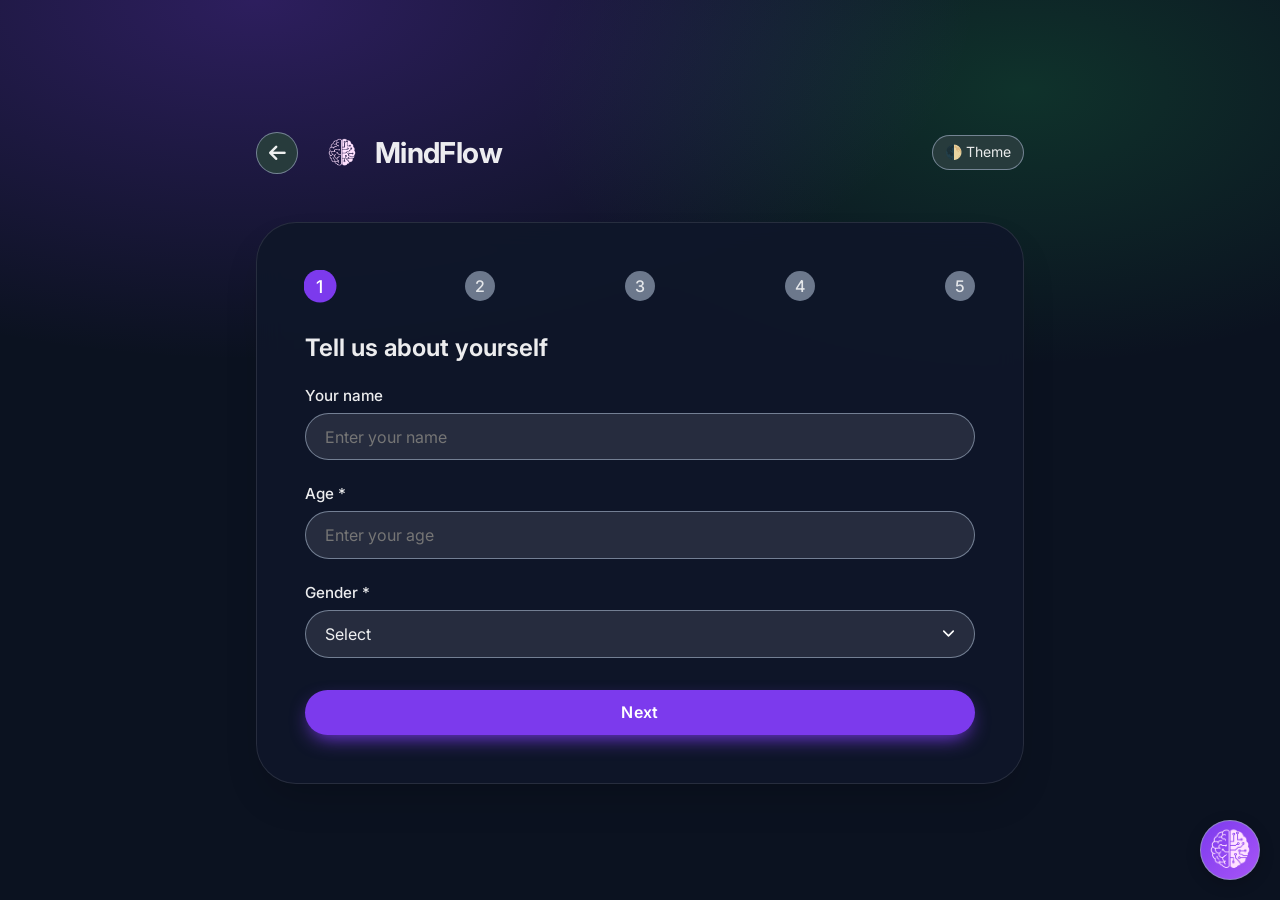
<file: mindflow-eeg-app/frontend/questions.html>
<!DOCTYPE html>
<html lang="en">
<head>
    <meta charset="UTF-8">
    <meta name="viewport" content="width=device-width, initial-scale=1.0">
    <title>MindFlow · Questionnaire</title>
    <link rel="preconnect" href="https://fonts.googleapis.com" />
    <link rel="preconnect" href="https://fonts.gstatic.com" crossorigin />
    <link href="https://fonts.googleapis.com/css2?family=Inter:wght@400;500;600;700&display=swap" rel="stylesheet" />
    <link rel="stylesheet" href="style.css">
    <link rel="stylesheet" href="https://cdnjs.cloudflare.com/ajax/libs/font-awesome/6.0.0-beta3/css/all.min.css">
    <style>
        .page-wrapper {
            max-width: 800px;
            margin: 0 auto;
            width: 100%;
            padding: 1rem;
        }
        .header-nav {
            display: flex;
            justify-content: space-between;
            align-items: center;
            margin-bottom: 2rem;
            padding: 1rem 0;
        }
        .header-left {
            display: flex;
            align-items: center;
            gap: 1.5rem;
        }
        .back-arrow {
            font-size: 1.2rem;
            color: var(--text-primary);
            text-decoration: none;
            width: 42px;
            height: 42px;
            display: flex;
            align-items: center;
            justify-content: center;
            border-radius: 50%;
            background: var(--pill-bg);
            border: 1px solid var(--border-light);
            transition: all 0.2s;
        }
        .back-arrow:hover {
            background: var(--accent);
            color: white;
            border-color: var(--accent);
            transform: translateX(-3px);
        }
        .clickable-heading {
            cursor: pointer;
            text-decoration: none;
            color: var(--text-primary);
            display: inline-flex;
            align-items: center;
            gap: 0.8rem;
        }
        .clickable-heading h1 {
            font-weight: 700;
            font-size: 1.8rem;
            letter-spacing: -0.02em;
            margin: 0;
        }
        .clickable-heading:hover {
            opacity: 0.8;
        }
        .questionnaire-container {
            background: var(--overlay-bg);
            backdrop-filter: blur(14px);
            border-radius: 2.5rem;
            padding: 3rem;
            box-shadow: 0 20px 40px -10px rgba(0,0,0,0.2);
            border: 1px solid var(--card-border);
            position: relative;
            transition: background 0.3s, border-color 0.3s;
        }
        .questionnaire-container h2 {
            color: var(--text-primary);
            margin-bottom: 1.5rem;
            font-weight: 650;
            font-size: 1.5rem;
        }
        .completion-text {
            color: var(--text-muted);
            margin-bottom: 2rem;
            font-size: 1.1rem;
            line-height: 1.6;
        }
        .step-indicator {
            display: flex;
            justify-content: space-between;
            margin-bottom: 2rem;
        }
        .step {
            width: 30px;
            height: 30px;
            border-radius: 50%;
            background: var(--border-light);
            color: var(--text-secondary);
            display: flex;
            align-items: center;
            justify-content: center;
            font-weight: 500;
            transition: 0.3s;
        }
        .step.active {
            background: var(--accent);
            color: white;
            transform: scale(1.1);
        }
        .step.completed {
            background: var(--good);
            color: white;
        }
        .step-content {
            display: none;
            animation: slideIn 0.3s;
        }
        .step-content.active {
            display: block;
        }
        @keyframes slideIn {
            from { opacity: 0; transform: translateX(20px); }
            to { opacity: 1; transform: translateX(0); }
        }
        .form-group {
            margin-bottom: 1.5rem;
        }
        .form-group label {
            display: block;
            font-weight: 500;
            color: var(--text-primary);
            margin-bottom: 0.5rem;
            font-size: 0.95rem;
        }
        .form-group input,
        .form-group select {
            width: 100%;
            padding: 0.8rem 1.2rem;
            border-radius: 3rem;
            border: 1px solid var(--border-light);
            background: rgba(255,255,255,0.1);
            font-size: 1rem;
            color: var(--text-primary);
            outline: none;
            transition: border-color 0.2s, box-shadow 0.2s;
        }
        .form-group input:focus,
        .form-group select:focus {
            border-color: var(--accent);
            box-shadow: 0 0 0 3px rgba(47,125,143,0.2);
        }
        .form-group input[type="number"] {
            -moz-appearance: textfield;
        }
        .form-group input[type="number"]::-webkit-inner-spin-button,
        .form-group input[type="number"]::-webkit-outer-spin-button {
            -webkit-appearance: none;
            margin: 0;
        }
        .form-group select {
            appearance: none;
            -webkit-appearance: none;
            background-image: url('data:image/svg+xml;utf8,<svg xmlns="http://www.w3.org/2000/svg" width="18" height="18" viewBox="0 0 24 24" fill="none" stroke="%232f7d8f" stroke-width="2" stroke-linecap="round" stroke-linejoin="round"><polyline points="6 9 12 15 18 9"/></svg>');
            background-repeat: no-repeat;
            background-position: right 1rem center;
            background-size: 1.2rem;
            padding-right: 2.5rem;
            cursor: pointer;
        }
        body.dark-mode .form-group select {
            background-image: url('data:image/svg+xml;utf8,<svg xmlns="http://www.w3.org/2000/svg" width="18" height="18" viewBox="0 0 24 24" fill="none" stroke="%23ffffff" stroke-width="2" stroke-linecap="round" stroke-linejoin="round"><polyline points="6 9 12 15 18 9"/></svg>');
        }
        .button-group {
            display: flex;
            gap: 1rem;
            margin-top: 2rem;
        }
        .primary-btn {
            background: var(--accent);
            color: white;
            border: none;
            padding: 0.8rem 2rem;
            border-radius: 3rem;
            font-size: 1rem;
            cursor: pointer;
            flex: 1;
            transition: 0.2s;
        }
        .primary-btn:hover {
            background: var(--accent-light);
        }
        .secondary-btn {
            background: transparent;
            color: var(--accent);
            border: 1px solid var(--accent);
            padding: 0.8rem 2rem;
            border-radius: 3rem;
            font-size: 1rem;
            cursor: pointer;
            flex: 1;
            transition: 0.2s;
        }
        .secondary-btn:hover {
            background: rgba(47,125,143,0.1);
        }
        .question-item {
            margin-bottom: 1.5rem;
            padding: 1rem;
            background: rgba(255,255,255,0.03);
            border-radius: 1.2rem;
            border: 1px solid var(--border-light);
        }
        .question-text {
            font-weight: 500;
            margin-bottom: 0.8rem;
            color: var(--text-primary);
        }
        .question-select {
            width: 100%;
            padding: 0.6rem 1rem;
            border-radius: 2rem;
            border: 1px solid var(--border-light);
            background: rgba(255,255,255,0.1);
            color: var(--text-primary);
            font-size: 0.95rem;
        }
        .question-select option {
            background: var(--bg-solid);
        }
        @media (max-width: 600px) {
            .questionnaire-container {
                padding: 1.5rem;
                border-radius: 1.5rem;
            }
            .header-nav {
                flex-direction: column;
                gap: 1rem;
                align-items: flex-start;
            }
            .theme-toggle {
                align-self: flex-end;
            }
        }
    </style>
</head>
<body>
    <div class="page-wrapper">
        <div class="header-nav">
            <div class="header-left">
                <a href="index.html" class="back-arrow"><i class="fas fa-arrow-left"></i></a>
                <a href="index.html" class="clickable-heading">
                    <img src="custom-brain.png" alt="Logo" class="main-logo-img" onerror="this.style.display='none'">
                    <h1>MindFlow</h1>
                </a>
            </div>
            <button id="themeToggle" class="pill theme-toggle" onclick="toggleTheme()">🌓 Theme</button>
        </div>

        <div class="questionnaire-container">
            <div class="step-indicator">
                <div class="step active" id="step1">1</div>
                <div class="step" id="step2">2</div>
                <div class="step" id="step3">3</div>
                <div class="step" id="step4">4</div>
                <div class="step" id="step5">5</div>
            </div>

            <!-- Step 1: Personal Info -->
            <div id="step1Content" class="step-content active">
                <h2>Tell us about yourself</h2>
                <div class="form-group">
                    <label>Your name</label>
                    <input type="text" id="userName" placeholder="Enter your name" required>
                </div>
                <div class="form-group">
                    <label>Age *</label>
                    <input type="number" id="userAge" min="1" max="120" placeholder="Enter your age" required>
                </div>
                <div class="form-group">
                    <label>Gender *</label>
                    <select id="userGender" required>
                        <option value="" disabled selected>Select</option>
                        <option value="male">Male</option>
                        <option value="female">Female</option>
                        <option value="other">Other / Prefer not to say</option>
                    </select>
                </div>
                <div class="button-group" style="justify-content: flex-end;">
                    <button class="primary-btn" onclick="validateAndNext(1)">Next</button>
                </div>
            </div>

            <!-- Step 2: Occupation & Relationship (original with sub-options) -->
            <div id="step2Content" class="step-content">
                <h2>Your occupation & status</h2>
                <div class="form-group">
                    <label>Occupation *</label>
                    <select id="occupationMain" required onchange="toggleOccupationSub()">
                        <option value="" disabled selected>Select</option>
                        <option value="govt">Government</option>
                        <option value="private">Private Sector</option>
                        <option value="self">Self-employed</option>
                        <option value="student">Student</option>
                        <option value="unemployed">Unemployed</option>
                        <option value="retired">Retired</option>
                        <option value="homemaker">Homemaker</option>
                        <option value="other">Other</option>
                    </select>
                </div>
                <div id="occupationSubGroup" style="display:none;" class="form-group">
                    <label id="occupationSubLabel">Specify</label>
                    <select id="occupationSub"></select>
                </div>
                <div class="form-group">
                    <label>Relationship status *</label>
                    <select id="relationship" required>
                        <option value="" disabled selected>Select</option>
                        <option value="single">Single</option>
                        <option value="relationship">In a relationship</option>
                        <option value="married">Married</option>
                        <option value="divorced">Divorced</option>
                        <option value="widowed">Widowed</option>
                    </select>
                </div>
                <div class="button-group">
                    <button class="secondary-btn" onclick="prevStep(2)">Back</button>
                    <button class="primary-btn" onclick="validateAndNext(2)">Next</button>
                </div>
            </div>

            <!-- Step 3: Habits (unchanged) -->
            <div id="step3Content" class="step-content">
                <h2>Lifestyle & habits</h2>
                <div class="form-group">
                    <label>Average sleep per night</label>
                    <select id="habitSleep">
                        <option value="<5">Less than 5 hours</option>
                        <option value="5-6">5–6 hours</option>
                        <option value="7-8" selected>7–8 hours</option>
                        <option value=">8">More than 8 hours</option>
                    </select>
                </div>
                <div class="form-group">
                    <label>Caffeine intake (cups per day)</label>
                    <select id="habitCaffeine">
                        <option value="0">0</option>
                        <option value="1-2">1–2</option>
                        <option value="3-4">3–4</option>
                        <option value="5+">5+</option>
                    </select>
                </div>
                <div class="form-group">
                    <label>Exercise (per week)</label>
                    <select id="habitExercise">
                        <option value="none">Rarely / Never</option>
                        <option value="1-2">1–2 times</option>
                        <option value="3-4">3–4 times</option>
                        <option value="5+">5+ times</option>
                    </select>
                </div>
                <div class="form-group">
                    <label>Do you smoke?</label>
                    <select id="habitSmoking">
                        <option value="never">Never</option>
                        <option value="occasional">Occasionally</option>
                        <option value="daily">Daily</option>
                    </select>
                </div>
                <div class="form-group">
                    <label>Do you drink alcohol?</label>
                    <select id="habitAlcohol">
                        <option value="never">Never</option>
                        <option value="occasional">Occasionally</option>
                        <option value="weekly">Weekly</option>
                        <option value="daily">Daily</option>
                    </select>
                </div>
                <div class="form-group">
                    <label>Other habits (e.g., meditation, gaming)</label>
                    <input type="text" id="habitOther" placeholder="e.g., daily meditation">
                </div>
                <div class="button-group">
                    <button class="secondary-btn" onclick="prevStep(3)">Back</button>
                    <button class="primary-btn" onclick="nextStep(3)">Next</button>
                </div>
            </div>

            <!-- Step 4: PSS-10 Questions -->
            <div id="step4Content" class="step-content">
                <h2>Perceived Stress Scale</h2>
                <p style="color: var(--text-muted); margin-bottom: 1rem;">For each question, choose how often you felt this way in the last month.</p>

                <div class="question-item">
                    <div class="question-text">1. In the last month, how often have you been upset because of something that happened unexpectedly?</div>
                    <select class="question-select" id="pss1">
                        <option value="0">Never</option>
                        <option value="1">Almost Never</option>
                        <option value="2" selected>Sometimes</option>
                        <option value="3">Fairly Often</option>
                        <option value="4">Very Often</option>
                    </select>
                </div>

                <div class="question-item">
                    <div class="question-text">2. In the last month, how often have you felt that you were unable to control the important things in your life?</div>
                    <select class="question-select" id="pss2">
                        <option value="0">Never</option>
                        <option value="1">Almost Never</option>
                        <option value="2" selected>Sometimes</option>
                        <option value="3">Fairly Often</option>
                        <option value="4">Very Often</option>
                    </select>
                </div>

                <div class="question-item">
                    <div class="question-text">3. In the last month, how often have you felt nervous or stressed?</div>
                    <select class="question-select" id="pss3">
                        <option value="0">Never</option>
                        <option value="1">Almost Never</option>
                        <option value="2" selected>Sometimes</option>
                        <option value="3">Fairly Often</option>
                        <option value="4">Very Often</option>
                    </select>
                </div>

                <div class="question-item">
                    <div class="question-text">4. In the last month, how often have you felt confident about your ability to handle your personal problems?</div>
                    <select class="question-select" id="pss4">
                        <option value="0">Never</option>
                        <option value="1">Almost Never</option>
                        <option value="2" selected>Sometimes</option>
                        <option value="3">Fairly Often</option>
                        <option value="4">Very Often</option>
                    </select>
                </div>

                <div class="question-item">
                    <div class="question-text">5. In the last month, how often have you felt that things were going your way?</div>
                    <select class="question-select" id="pss5">
                        <option value="0">Never</option>
                        <option value="1">Almost Never</option>
                        <option value="2" selected>Sometimes</option>
                        <option value="3">Fairly Often</option>
                        <option value="4">Very Often</option>
                    </select>
                </div>

                <div class="question-item">
                    <div class="question-text">6. In the last month, how often have you found that you could not cope with all the things that you had to do?</div>
                    <select class="question-select" id="pss6">
                        <option value="0">Never</option>
                        <option value="1">Almost Never</option>
                        <option value="2" selected>Sometimes</option>
                        <option value="3">Fairly Often</option>
                        <option value="4">Very Often</option>
                    </select>
                </div>

                <div class="question-item">
                    <div class="question-text">7. In the last month, how often have you been able to control irritations in your life?</div>
                    <select class="question-select" id="pss7">
                        <option value="0">Never</option>
                        <option value="1">Almost Never</option>
                        <option value="2" selected>Sometimes</option>
                        <option value="3">Fairly Often</option>
                        <option value="4">Very Often</option>
                    </select>
                </div>

                <div class="question-item">
                    <div class="question-text">8. In the last month, how often have you felt that you were on top of things?</div>
                    <select class="question-select" id="pss8">
                        <option value="0">Never</option>
                        <option value="1">Almost Never</option>
                        <option value="2" selected>Sometimes</option>
                        <option value="3">Fairly Often</option>
                        <option value="4">Very Often</option>
                    </select>
                </div>

                <div class="question-item">
                    <div class="question-text">9. In the last month, how often have you been angered because of things that happened that were outside of your control?</div>
                    <select class="question-select" id="pss9">
                        <option value="0">Never</option>
                        <option value="1">Almost Never</option>
                        <option value="2" selected>Sometimes</option>
                        <option value="3">Fairly Often</option>
                        <option value="4">Very Often</option>
                    </select>
                </div>

                <div class="question-item">
                    <div class="question-text">10. In the last month, how often have you felt difficulties were piling up so high that you could not overcome them?</div>
                    <select class="question-select" id="pss10">
                        <option value="0">Never</option>
                        <option value="1">Almost Never</option>
                        <option value="2" selected>Sometimes</option>
                        <option value="3">Fairly Often</option>
                        <option value="4">Very Often</option>
                    </select>
                </div>

                <div class="button-group">
                    <button class="secondary-btn" onclick="prevStep(4)">Back</button>
                    <button class="primary-btn" onclick="nextStep(4)">Next</button>
                </div>
            </div>

            <!-- Step 5: Submit -->
            <div id="step5Content" class="step-content">
                <h2>Ready to see your results</h2>
                <p class="completion-text">We'll calculate your Perceived Stress Score based on your responses and provide personalized recommendations.</p>
                <div class="button-group">
                    <button class="secondary-btn" onclick="prevStep(5)">Back</button>
                    <button class="primary-btn" onclick="submitQuestionnaire()">Get My Assessment</button>
                </div>
            </div>
        </div>
    </div>

    <div id="loadingOverlay" class="loading-overlay" style="display: none;">
        <div class="loading-spinner"></div>
        <div class="loading-text">Analyzing your responses...</div>
    </div>

    <div id="resultOverlay" class="result-overlay">
        <button class="overlay-close" onclick="document.getElementById('resultOverlay').style.display='none'">
            <i class="fas fa-times"></i>
        </button>
        <div class="overlay-header">
            <h2>assessment complete</h2>
        </div>
        <div class="result-message" id="overlayCondition">Stress level: Moderate</div>
        <div id="solutionsContent" class="solutions-content"></div>
        <div class="overlay-footer">
            <button class="solutions-btn" id="viewSolutionsOverlayBtn">View Solutions</button>
        </div>
    </div>

    <div class="chat-icon" id="chatIcon">
        <img src="custom-brain.png" alt="Chat" class="chat-custom-img">
    </div>
    <div class="chat-window" id="chatWindow">
        <div class="chat-header">AI assistant <i class="fas fa-robot"></i></div>
        <div class="chat-messages" id="chatMessages"></div>
        <div class="chat-input-area">
            <input type="text" id="chatInput" placeholder="Ask about EEG or wellness..." />
            <button id="sendChat"><i class="fas fa-paper-plane"></i></button>
        </div>
    </div>

    <script src="questions.js"></script>
    <script src="chatbot.js"></script>
    <script>
        // Theme toggle function
        window.toggleTheme = function() {
            document.body.classList.toggle('dark-mode');
            localStorage.setItem('theme', document.body.classList.contains('dark-mode') ? 'dark' : 'light');
        };
        // Load saved theme
        if (localStorage.getItem('theme') === 'dark') {
            document.body.classList.add('dark-mode');
        }
    </script>
</body>
</html>
</file>
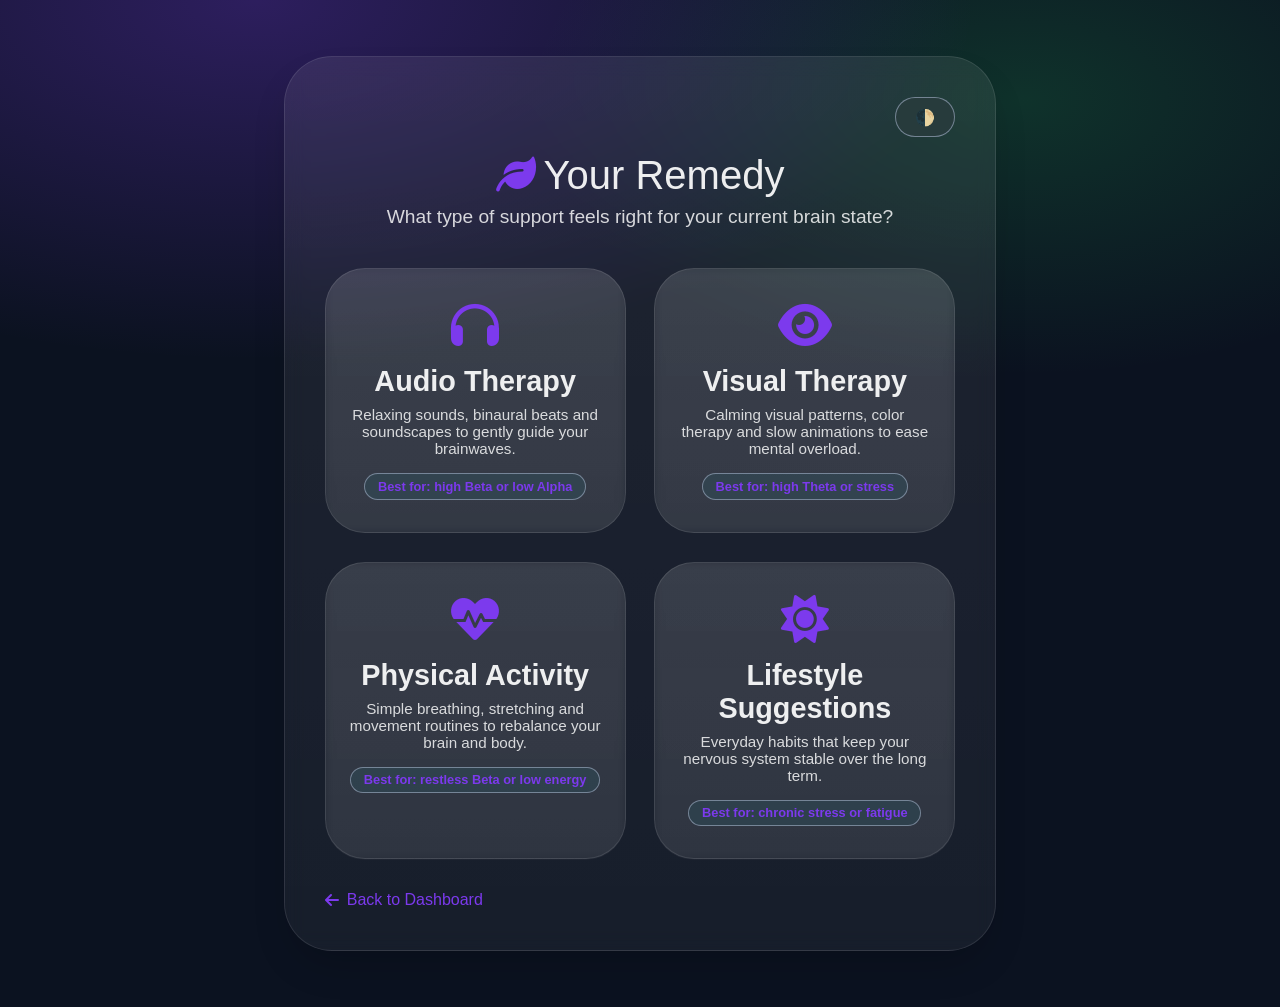
<file: mindflow-eeg-app/frontend/solutions.html>
<!DOCTYPE html>
<html lang="en">
<head>
    <meta charset="UTF-8">
    <meta name="viewport" content="width=device-width, initial-scale=1.0">
    <title>MindFlow · Your Remedy</title>
    <link rel="stylesheet" href="style.css">
    <link rel="stylesheet" href="https://cdnjs.cloudflare.com/ajax/libs/font-awesome/6.0.0-beta3/css/all.min.css">
    <style>
        .gateway {
            max-width: 1200px;
            margin: 2rem auto;
            background: var(--card-bg);
            backdrop-filter: blur(10px);
            border-radius: 3rem;
            padding: 2.5rem;
            box-shadow: 0 20px 40px -10px rgba(0,0,0,0.2);
            border: 1px solid var(--card-border);
        }
        .gateway-header {
            text-align: center;
            margin-bottom: 2.5rem;
        }
        .gateway-header h1 {
            font-weight: 400;
            color: var(--text-primary);
            font-size: 2.5rem;
            margin-bottom: 0.5rem;
        }
        .gateway-header h1 i {
            color: var(--accent);
            margin-right: 0.5rem;
        }
        .gateway-header p {
            color: var(--text-secondary);
            font-size: 1.2rem;
        }
        .gateway-header small {
            color: var(--text-muted);
            font-style: italic;
        }
        .header-actions {
            display: flex;
            justify-content: flex-end;
            gap: 1rem;
            margin-bottom: 1rem;
        }
        .theme-toggle {
            background: var(--pill-bg);
            border: 1px solid var(--border-light);
            color: var(--pill-text);
            padding: 0.6rem 1.2rem;
            border-radius: 3rem;
            font-size: 1rem;
            cursor: pointer;
            transition: 0.2s;
        }
        .theme-toggle:hover {
            background: var(--accent);
            color: white;
            border-color: var(--accent);
        }
        .remedy-grid {
            display: grid;
            grid-template-columns: repeat(auto-fit, minmax(240px, 1fr));
            gap: 1.8rem;
            margin-top: 2rem;
        }
        .remedy-card {
            background: var(--card-bg);
            backdrop-filter: blur(5px);
            border-radius: 2.5rem;
            padding: 2rem 1.5rem;
            text-align: center;
            border: 1px solid var(--card-border);
            transition: transform 0.2s ease, box-shadow 0.2s ease, border-color 0.2s;
            cursor: pointer;
            text-decoration: none;
            color: inherit;
            display: block;
        }
        .remedy-card:hover {
            transform: translateY(-5px);
            box-shadow: 0 20px 30px -12px var(--accent);
            border-color: var(--accent);
        }
        .remedy-card i {
            font-size: 3rem;
            color: var(--accent);
            margin-bottom: 1rem;
        }
        .remedy-card h2 {
            font-weight: 600;
            color: var(--text-primary);
            margin-bottom: 0.5rem;
            font-size: 1.8rem;
        }
        .remedy-card p {
            color: var(--text-secondary);
            font-size: 0.95rem;
            margin-bottom: 1rem;
        }
        .remedy-card .badge {
            background: rgba(47,125,143,0.15);
            padding: 0.3rem 0.8rem;
            border-radius: 2rem;
            font-size: 0.8rem;
            color: var(--accent);
            display: inline-block;
            border: 1px solid var(--border-light);
        }
        .recommendation-banner {
            background: rgba(47,125,143,0.1);
            border-left: 6px solid var(--accent);
            border-radius: 2rem;
            padding: 1.5rem 2rem;
            margin: 2rem 0;
            font-size: 1.2rem;
            color: var(--text-primary);
            font-weight: 500;
        }
        .recommendation-banner strong {
            color: var(--accent);
        }
        .btn {
            background: var(--accent);
            color: white;
            border: none;
            padding: 0.8rem 2rem;
            border-radius: 3rem;
            font-size: 1rem;
            cursor: pointer;
            transition: 0.2s;
            text-decoration: none;
            display: inline-flex;
            align-items: center;
            gap: 0.5rem;
        }
        .btn:hover {
            background: var(--accent-light);
            transform: translateY(-2px);
        }
        .btn-outline {
            background: transparent;
            border: 1px solid var(--accent);
            color: var(--accent);
        }
        .btn-outline:hover {
            background: var(--accent);
            color: white;
        }
        .back-link {
            display: inline-flex;
            align-items: center;
            gap: 0.5rem;
            margin-top: 2rem;
            color: var(--accent);
            text-decoration: none;
            font-weight: 500;
        }
        .back-link:hover {
            text-decoration: underline;
        }

        /* Smooth transitions for full grid */
        .full-grid-container {
            transition: opacity 0.3s ease, transform 0.3s ease, visibility 0.3s ease;
            opacity: 0;
            transform: translateY(-10px);
            visibility: hidden;
            height: 0;
            overflow: hidden;
            margin: 0;
        }
        .full-grid-container.visible {
            opacity: 1;
            transform: translateY(0);
            visibility: visible;
            height: auto;
            overflow: visible;
            margin-top: 2rem;
        }
        /* Button container */
        .button-container {
            display: flex;
            justify-content: center;
            margin: 1.5rem 0;
        }
        .hidden {
            display: none;
        }
    </style>
</head>
<body>
    <div class="gateway">
        <div class="header-actions">
            <button id="themeTogglePage" class="theme-toggle" onclick="toggleTheme()">🌓</button>
        </div>

        <div class="gateway-header">
            <h1><i class="fas fa-leaf"></i>Your Remedy</h1>
            <p>What type of support feels right for your current brain state?</p>
        </div>

        <!-- Recommendation banner (shows the condition) -->
        <div id="recommendationBanner" class="recommendation-banner hidden">
            ✨ Based on your result <strong id="conditionDisplay"></strong> we recommend: <strong id="remedyTypeDisplay"></strong>
        </div>

        <!-- Single recommended card -->
        <div id="recommendedCard" class="remedy-grid hidden" style="grid-template-columns: 1fr;"></div>

        <!-- Button container (only visible when condition exists) -->
        <div id="buttonContainer" class="button-container hidden">
            <button id="toggleFullGridBtn" class="btn btn-outline">Show all remedies <i class="fas fa-arrow-down"></i></button>
        </div>

        <!-- Full remedy grid (with smooth transition) -->
        <div id="fullGridContainer" class="full-grid-container">
            <div id="fullGrid" class="remedy-grid"></div>
        </div>

        <a href="dashboard.html" class="back-link"><i class="fas fa-arrow-left"></i> Back to Dashboard</a>
    </div>

    <script>
        // Theme toggle
        window.toggleTheme = function() {
            document.body.classList.toggle('dark-mode');
            localStorage.setItem('theme', document.body.classList.contains('dark-mode') ? 'dark' : 'light');
        };
        if (localStorage.getItem('theme') === 'dark') {
            document.body.classList.add('dark-mode');
        }

        // All remedy definitions
        const allRemedies = [
            {
                type: 'audio',
                title: 'Audio Therapy',
                description: 'Relaxing sounds, binaural beats and soundscapes to gently guide your brainwaves.',
                badge: 'Best for: high Beta or low Alpha',
                icon: 'fa-headphones',
                link: 'audio.html'
            },
            {
                type: 'visual',
                title: 'Visual Therapy',
                description: 'Calming visual patterns, color therapy and slow animations to ease mental overload.',
                badge: 'Best for: high Theta or stress',
                icon: 'fa-eye',
                link: 'visual.html'
            },
            {
                type: 'physical',
                title: 'Physical Activity',
                description: 'Simple breathing, stretching and movement routines to rebalance your brain and body.',
                badge: 'Best for: restless Beta or low energy',
                icon: 'fa-heartbeat',
                link: 'physical.html'
            },
            {
                type: 'lifestyle',
                title: 'Lifestyle Suggestions',
                description: 'Everyday habits that keep your nervous system stable over the long term.',
                badge: 'Best for: chronic stress or fatigue',
                icon: 'fa-sun',
                link: 'lifestyle.html'
            }
        ];

        // Mapping from condition to remedy type and display name
        const conditionMap = {
            // From EEG dashboard
            'stress': { remedy: 'audio', display: 'Stress' },
            'anxiety': { remedy: 'audio', display: 'Anxiety' },
            'fatigue': { remedy: 'visual', display: 'Fatigue' },
            'low-energy': { remedy: 'physical', display: 'Low Energy' },
            'brain-overload': { remedy: 'visual', display: 'Brain Overload' },
            'relaxation': { remedy: 'lifestyle', display: 'Relaxation' },
            'distraction': { remedy: 'physical', display: 'Distraction' },
            'mild depression': { remedy: 'lifestyle', display: 'Mild Depression' },
            'focused': { remedy: 'lifestyle', display: 'Focused' },
            'neutral': { remedy: 'lifestyle', display: 'Neutral' },
            // From questionnaire (PSS-10)
            'low-stress': { remedy: 'lifestyle', display: 'Low Stress' },
            'moderate-stress': { remedy: 'audio', display: 'Moderate Stress' },
            'high-stress': { remedy: 'audio', display: 'High Stress' }
        };

        // Helper to render a remedy card HTML
        function renderRemedyCard(remedy) {
            return `
                <a href="${remedy.link}" class="remedy-card">
                    <i class="fas ${remedy.icon}"></i>
                    <h2>${remedy.title}</h2>
                    <p>${remedy.description}</p>
                    <span class="badge">${remedy.badge}</span>
                </a>
            `;
        }

        // Get condition from URL
        const urlParams = new URLSearchParams(window.location.search);
        const condition = urlParams.get('condition')?.toLowerCase();

        const banner = document.getElementById('recommendationBanner');
        const buttonContainer = document.getElementById('buttonContainer');
        const fullGridContainer = document.getElementById('fullGridContainer');
        const fullGrid = document.getElementById('fullGrid');
        const recommendedCardDiv = document.getElementById('recommendedCard');
        const conditionDisplay = document.getElementById('conditionDisplay');
        const toggleBtn = document.getElementById('toggleFullGridBtn');

        if (condition && conditionMap[condition]) {
            const remedyType = conditionMap[condition].remedy;
            const displayName = conditionMap[condition].display;

            // Show banner, recommended card, and button container
            banner.classList.remove('hidden');
            recommendedCardDiv.classList.remove('hidden');
            buttonContainer.classList.remove('hidden');
            conditionDisplay.textContent = displayName;

            // Find the recommended remedy object
            const recommendedRemedy = allRemedies.find(r => r.type === remedyType);

            // Render the recommended card (single)
            if (recommendedRemedy) {
                recommendedCardDiv.innerHTML = renderRemedyCard(recommendedRemedy);
            }

            // Filter out the recommended remedy for the full grid
            const otherRemedies = allRemedies.filter(r => r.type !== remedyType);

            // Render full grid with the other remedies
            fullGrid.innerHTML = otherRemedies.map(renderRemedyCard).join('');

            // Toggle full grid visibility with smooth transition
            toggleBtn.addEventListener('click', () => {
                if (fullGridContainer.classList.contains('visible')) {
                    fullGridContainer.classList.remove('visible');
                    toggleBtn.innerHTML = 'Show all remedies <i class="fas fa-arrow-down"></i>';
                } else {
                    fullGridContainer.classList.add('visible');
                    toggleBtn.innerHTML = 'Hide all remedies <i class="fas fa-arrow-up"></i>';
                }
            });
        } else {
            // No condition: show full grid with all remedies
            banner.classList.add('hidden');
            recommendedCardDiv.classList.add('hidden');
            buttonContainer.classList.add('hidden');
            fullGridContainer.classList.add('visible'); // make it visible by default
            fullGrid.innerHTML = allRemedies.map(renderRemedyCard).join('');
        }
    </script>
</body>
</html>
</file>
<file: mindflow-eeg-app/frontend/style.css>
/* ========== LIGHT MODE VARIABLES (default) ========== */
:root {
  --bg-gradient: linear-gradient(145deg, #FBEAD6 0%, #F0C4CB 100%);
  /* Champagne to Blush */
  --bg-solid: #FBEAD6;
  /* Champagne */
  --card-bg: rgba(255, 255, 255, 0.65);
  --card-border: rgba(255, 255, 255, 0.8);

  /* --- UPDATED TEXT COLORS: Deep Warm Espresso & Mauve --- */
  --text-primary: #3D2B2C;
  /* Deep warm espresso/burgundy for crisp contrast */
  --text-secondary: #6B5256;
  /* Muted rose-brown for secondary text */
  --text-muted: #947E81;
  /* Soft dusty mauve for subtle text */

  --accent: #C87D87;
  /* Antique Rose */
  --accent-light: #E5BCA9;
  /* Bisque */
  --good: #6B7556;
  /* Dried Thyme (Kept for positive indicators/charts) */
  --warn: #E5BCA9;
  /* Bisque */
  --bad: #C87D87;
  /* Antique Rose */
  --border-light: rgba(200, 125, 135, 0.25);
  --border-dark: rgba(200, 125, 135, 0.45);
  --toggle-bg: rgba(255, 255, 255, 0.4);
  --timer-bg: rgba(255, 255, 255, 0.5);
  --chart-bg: rgba(255, 255, 255, 0.7);
  --param-bg: rgba(255, 255, 255, 0.5);
  --overlay-bg: rgba(251, 234, 214, 0.95);
  --toast-bg: #C87D87;
  --toast-success: #6B7556;
  --toast-error: #C87D87;
  --toast-warning: #E5BCA9;
  --chat-bg: rgba(255, 255, 255, 0.9);
  --chat-header: #F0C4CB;
  --button-text: #ffffff;
  --pill-bg: #E5BCA9;

  /* Make pill text match the new deep primary color */
  --pill-text: #3D2B2C;
}

/* ========== DARK MODE VARIABLES ========== */
body.dark-mode {
  --bg-gradient: radial-gradient(1200px 600px at 20% 0%, rgba(124, 58, 237, 0.30), transparent 60%),
    radial-gradient(900px 500px at 80% 10%, rgba(34, 197, 94, 0.18), transparent 55%),
    #0b1220;
  --bg-solid: #0b1220;
  --card-bg: linear-gradient(180deg, rgba(255, 255, 255, 0.08), rgba(255, 255, 255, 0.05));
  --card-border: rgba(255, 255, 255, 0.10);
  --text-primary: rgba(255, 255, 255, 0.92);
  --text-secondary: rgba(255, 255, 255, 0.82);
  --text-muted: rgba(255, 255, 255, 0.62);
  --accent: #7c3aed;
  --accent-light: #a855f7;
  --good: #22c55e;
  --warn: #f59e0b;
  --bad: #ef4444;
  --border-light: rgba(148, 163, 184, 0.7);
  --border-dark: rgba(148, 163, 184, 0.5);
  --toggle-bg: rgba(255, 255, 255, 0.06);
  --timer-bg: rgba(255, 255, 255, 0.05);
  --chart-bg: rgba(15, 23, 42, 0.9);
  --param-bg: rgba(15, 23, 42, 0.95);
  --overlay-bg: rgba(15, 23, 42, 0.95);
  --toast-bg: #ef4444;
  --toast-success: #22c55e;
  --toast-error: #ef4444;
  --toast-warning: #f59e0b;
  --chat-bg: #1e293b;
  --chat-header: #334155;
  --button-text: white;
  --pill-bg: rgb(39 59 60);
  --pill-text: rgba(255, 255, 255, 0.9);
}

/* ========== BASE STYLES ========== */
* {
  margin: 0;
  padding: 0;
  box-sizing: border-box;
  font-family: 'Inter', sans-serif;
}

body {
  background: var(--bg-gradient);
  min-height: 100vh;
  padding: 1.5rem 1rem;
  display: flex;
  justify-content: center;
  align-items: center;
  position: relative;
  color: var(--text-primary);
  transition: background 0.3s ease, color 0.2s ease;
}

/* ========== DASHBOARD LAYOUT ========== */
.app {
  max-width: 1400px;
  width: 100%;
  margin: 0 auto;
}

.topbar {
  display: flex;
  align-items: flex-start;
  justify-content: space-between;
  gap: 18px;
  margin-bottom: 18px;
  flex-wrap: wrap;
}

.topbar h1 {
  margin: 0;
  font-weight: 750;
  letter-spacing: -0.02em;
  color: var(--text-primary);
}

.sub {
  margin: 8px 0 0;
  color: var(--text-muted);
  line-height: 1.4;
}

.status {
  display: flex;
  gap: 10px;
  flex-wrap: wrap;
  justify-content: flex-end;
  align-items: center;
}

.pill {
  padding: 8px 12px;
  border: 1px solid var(--border-light);
  background: var(--pill-bg);
  border-radius: 999px;
  font-size: 12px;
  color: var(--pill-text);
  transition: background 0.2s, border-color 0.2s, color 0.2s;
}

.pill.muted {
  opacity: 0.8;
}

.theme-toggle {
  cursor: pointer;
  font-size: 14px;
}

.theme-toggle:hover {
  background: var(--accent);
  color: white;
  border-color: var(--accent);
}

/* Grid layout */
.grid {
  display: grid;
  grid-template-columns: repeat(3, 1fr);
  gap: 14px;
  margin-bottom: 2rem;
}

@media (max-width: 900px) {
  .grid {
    grid-template-columns: 1fr;
  }
}

.card {
  background: var(--card-bg);
  border: 1px solid var(--card-border);
  border-radius: 16px;
  padding: 14px 14px 12px;
  backdrop-filter: blur(10px);
  box-shadow: 0 10px 25px -12px rgba(0, 0, 0, 0.2);
  transition: background 0.3s, border-color 0.3s, box-shadow 0.3s;
}

.card.span-2 {
  grid-column: span 2;
}

.card.span-3 {
  grid-column: span 3;
}

.card-head {
  display: flex;
  align-items: baseline;
  justify-content: space-between;
  gap: 10px;
  margin-bottom: 10px;
}

.card-head h2 {
  margin: 0;
  font-size: 16px;
  font-weight: 650;
  letter-spacing: -0.01em;
  color: var(--text-primary);
}

.small {
  font-size: 12px;
  color: var(--text-muted);
}

.chart-wrap {
  width: 100%;
  height: 340px;
  /* Increased from 260px */
}

.small-chart {
  height: 280px;
  /* Increased from 210px */
}

.canvas-container {
  background: var(--chart-bg);
  border-radius: 2rem;
  padding: 1rem;
  height: 300px;
  width: 100%;
  margin-bottom: 1.2rem;
  transition: background 0.3s;
}

canvas {
  width: 100%;
  height: 100%;
  display: block;
  border-radius: 1.2rem;
  background: var(--chart-bg);
  transition: background 0.3s;
}

.card-foot {
  margin-top: 10px;
  padding-top: 10px;
  border-top: 1px solid var(--border-light);
  transition: border-color 0.3s;
}

.live-foot {
  display: flex;
  align-items: center;
  justify-content: space-between;
  gap: 10px;
  flex-wrap: wrap;
}

.live-controls {
  display: flex;
  gap: 8px;
}

/*explore card*\
/* --- Explore Card Styling --- */
.explore-card {
  display: flex;
  flex-direction: column;
  justify-content: space-between;
  height: 100%;
}

.explore-text {
  color: var(--text-muted);
  font-size: 0.95rem;
  line-height: 1.5;
  margin-top: 10px;
}

.explore-icon-wrap {
  text-align: center;
  margin: 2rem 0;
}

.explore-icon-wrap i {
  font-size: 4rem;
  color: var(--accent);
  opacity: 0.7;
  transition: transform 0.3s, opacity 0.3s;
}

.explore-card:hover .explore-icon-wrap i {
  transform: scale(1.1) rotate(15deg);
  opacity: 1;
}

.explore-btn {
  width: 100%;
  display: flex;
  align-items: center;
  justify-content: center;
  gap: 8px;
}

/* Brainwave list */
.bw-list {
  display: flex;
  flex-direction: column;
  gap: 8px;
  margin: 6px 0 10px;
}

.bw-item {
  display: flex;
  justify-content: space-between;
  padding: 8px 10px;
  background: rgba(255, 255, 255, 0.05);
  border: 1px solid var(--border-light);
  border-radius: 12px;
  font-size: 13px;
  color: var(--text-primary);
  transition: background 0.3s, border-color 0.3s;
}

/* State row */
.state-row {
  display: flex;
  justify-content: space-between;
  gap: 14px;
  padding: 10px 10px;
  background: rgba(255, 255, 255, 0.04);
  border: 1px solid var(--border-light);
  border-radius: 14px;
  margin-bottom: 10px;
  transition: background 0.3s, border-color 0.3s;
}

.label {
  font-size: 11px;
  color: var(--text-muted);
  margin-bottom: 6px;
}

.value {
  font-weight: 650;
  color: var(--text-primary);
}

.badge {
  display: inline-flex;
  align-items: center;
  justify-content: center;
  padding: 6px 10px;
  border-radius: 999px;
  border: 1px solid var(--border-light);
  background: rgba(255, 255, 255, 0.07);
  font-size: 12px;
  font-weight: 650;
  transition: background 0.3s, border-color 0.3s;
}

.badge.low {
  background: rgba(34, 197, 94, 0.18);
  border-color: rgba(34, 197, 94, 0.35);
}

.badge.medium {
  background: rgba(245, 158, 11, 0.18);
  border-color: rgba(245, 158, 11, 0.35);
}

.badge.high {
  background: rgba(239, 68, 68, 0.18);
  border-color: rgba(239, 68, 68, 0.35);
}

.big-state {
  font-size: 20px;
  font-weight: 750;
  margin: 10px 0;
  letter-spacing: -0.02em;
  color: var(--text-primary);
}

/* Meters */
.meter-wrap {
  display: grid;
  grid-template-columns: 1fr 1fr;
  gap: 10px;
}

.meter {
  padding: 10px;
  background: rgba(255, 255, 255, 0.04);
  border: 1px solid var(--border-light);
  border-radius: 14px;
  transition: background 0.3s, border-color 0.3s;
}

.meter-label {
  font-size: 11px;
  color: var(--text-muted);
  margin-bottom: 8px;
}

.meter-bar {
  height: 10px;
  border-radius: 999px;
  background: rgba(255, 255, 255, 0.08);
  overflow: hidden;
  border: 1px solid var(--border-light);
  transition: background 0.3s, border-color 0.3s;
}

.meter-fill {
  height: 100%;
  width: 0%;
  background: linear-gradient(90deg, var(--accent), var(--good));
  transition: width 0.35s ease, background 0.3s;
}

.meter-val {
  margin-top: 8px;
  font-size: 12px;
  color: var(--text-muted);
}

/* Recommendations */
.recs {
  margin: 8px 0 0;
  padding-left: 18px;
  line-height: 1.65;
  color: var(--text-secondary);
}

.recs li {
  margin: 4px 0;
}

.recs-foot {
  margin-top: 14px;
  display: flex;
  justify-content: flex-end;
}

/* Buttons */
.primary-btn {
  padding: 0.8rem 2rem;
  min-width: 140px;
  border-radius: 3rem;
  border: none;
  cursor: pointer;
  font-size: 1rem;
  font-weight: 600;
  letter-spacing: 0.02em;
  color: white;
  background: var(--accent);
  box-shadow: 0 8px 20px -6px var(--accent);
  transition: transform 0.18s ease, box-shadow 0.18s ease, opacity 0.18s ease, background 0.3s;
  text-align: center;
}

.primary-btn:hover {
  transform: translateY(-1px) scale(1.02);
  box-shadow: 0 12px 25px -6px var(--accent);
  background: var(--accent-light);
}

.primary-btn:active {
  transform: translateY(0) scale(0.99);
  box-shadow: 0 8px 20px rgba(15, 23, 42, 0.8);
  opacity: 0.9;
}

.ghost-btn {
  padding: 6px 12px;
  border-radius: 999px;
  border: 1px solid var(--border-light);
  background: var(--toggle-bg);
  color: var(--text-primary);
  font-size: 11px;
  font-weight: 500;
  cursor: pointer;
  transition: background 0.18s ease, border-color 0.18s ease, transform 0.18s ease, box-shadow 0.18s ease, opacity 0.18s ease, color 0.2s;
}

.ghost-btn:hover:enabled {
  background: var(--accent);
  border-color: var(--accent-light);
  color: white;
  box-shadow: 0 10px 25px rgba(15, 23, 42, 0.9);
  transform: translateY(-1px);
}

.ghost-btn:disabled {
  opacity: 0.45;
  cursor: default;
  box-shadow: none;
}

.ghost-btn-secondary {
  border-color: var(--border-light);
  background: rgba(255, 255, 255, 0.05);
}

/* Action button (from original) */
.action-btn {
  background: var(--accent);
  border: none;
  color: white;
  font-weight: 600;
  padding: 0.6rem 1.5rem;
  /* Smaller, more refined padding */
  border-radius: 3rem;
  font-size: 1rem;
  /* Smaller font */
  cursor: pointer;
  box-shadow: 0 8px 16px -6px var(--accent);
  transition: all 0.2s, background 0.3s;
  width: auto;
  /* Removed 100% width */
}

.action-btn:hover {
  transform: translateY(-2px);
  box-shadow: 0 12px 20px -6px var(--accent);
}

.action-btn.stop {
  background: var(--bad);
  box-shadow: 0 8px 16px -6px var(--bad);
}

.action-btn.stop.ready {
  background: var(--good);
  box-shadow: 0 8px 16px -6px var(--good);
}

body.dark-mode .action-btn {
  background: var(--accent-light);
}

body.dark-mode .action-btn.stop {
  background: #ef4444;
  /* Explicit bright red */
}

body.dark-mode .action-btn.stop.ready {
  background: #22c55e;
  /* Explicit bright green */
}

body.dark-mode .primary-btn {
  color: #ffffff;
}

/* Toggle buttons (original) */
.toggle-row {
  display: flex;
  gap: 0.8rem;
  background: var(--toggle-bg);
  padding: 0.4rem;
  border-radius: 3rem;
  width: fit-content;
  margin-bottom: 1.5rem;
  flex-wrap: wrap;
  transition: background 0.3s;
}

.toggle-btn {
  padding: 0.6rem 1.5rem;
  border-radius: 3rem;
  border: none;
  background: transparent;
  font-weight: 500;
  color: var(--text-secondary);
  cursor: pointer;
  transition: 0.2s, color 0.2s;
  font-size: 0.95rem;
}

.toggle-btn.active {
  background: white;
  box-shadow: 0 4px 12px var(--border-light);
  color: var(--accent);
}

body.dark-mode .toggle-btn.active {
  background: var(--card-bg);
  color: white;
}

/* Timer */
.timer-block {
  background: var(--timer-bg);
  border-radius: 2rem;
  padding: 1.2rem;
  text-align: center;
  margin-bottom: 1.5rem;
  transition: background 0.3s;
}

.timer-digits {
  font-size: 3.2rem;
  font-weight: 300;
  color: var(--text-primary);
  line-height: 1;
  letter-spacing: 4px;
}

.timer-label {
  color: var(--text-muted);
  font-size: 0.8rem;
  text-transform: uppercase;
  letter-spacing: 1px;
  margin: 0.3rem 0 0.4rem;
}

.min-30-note {
  font-size: 0.75rem;
  color: var(--text-muted);
}

/* Band grid */
.band-grid {
  display: grid;
  grid-template-columns: repeat(3, 1fr);
  gap: 0.8rem;
  margin: 1.5rem 0 0.8rem;
}

.band-item {
  background: rgba(255, 255, 255, 0.05);
  border-radius: 1.2rem;
  padding: 0.8rem 0.3rem;
  text-align: center;
  border: 1px solid var(--border-light);
  transition: background 0.3s, border-color 0.3s;
}

.band-label {
  font-size: 0.7rem;
  color: var(--text-muted);
  text-transform: uppercase;
}

.band-value {
  font-size: 1.4rem;
  font-weight: 300;
  color: var(--text-primary);
  line-height: 1.2;
}

.band-unit {
  font-size: 0.65rem;
  color: var(--text-muted);
}

.signal-quality {
  background: rgba(255, 255, 255, 0.04);
  border-radius: 2rem;
  padding: 0.8rem 1.2rem;
  display: flex;
  justify-content: space-between;
  font-weight: 500;
  color: var(--text-primary);
  margin: 0.8rem 0 0;
  font-size: 0.9rem;
  border: 1px solid var(--border-light);
  transition: background 0.3s, border-color 0.3s;
}

/* Dominant band highlight */
.band-item.dominant {
  background: #ffe5b4;
  box-shadow: 0 0 10px #ffd966;
  transform: scale(1.02);
  font-weight: 600;
}

.band-item.dominant .band-value {
  font-weight: 700;
  color: #b45f06;
}

body.dark-mode .band-item.dominant {
  background: rgba(124, 58, 237, 0.3);
  box-shadow: 0 0 20px var(--accent);
}

body.dark-mode .band-item.dominant .band-value {
  color: white;
}

/* Status bar */
.status-bar {
  background: var(--toggle-bg);
  border-radius: 30px;
  padding: 0.6rem 1.2rem;
  font-size: 0.9rem;
  display: flex;
  flex-wrap: wrap;
  justify-content: space-between;
  margin-bottom: 1rem;
  color: var(--text-primary);
  transition: background 0.3s;
}

.status-badge {
  background: var(--accent);
  color: white;
  padding: 0.2rem 1rem;
  border-radius: 30px;
  font-size: 0.8rem;
}

/* WS URL */
.ws-url {
  background: var(--card-bg);
  padding: 0.75rem 1.2rem;
  border-radius: 3rem;
  font-family: monospace;
  font-size: 0.9rem;
  color: var(--text-primary);
  border: 1px solid var(--border-light);
  margin-bottom: 1.5rem;
  word-break: break-all;
  transition: background 0.3s, border-color 0.3s;
}

/* Info row (recent sessions) */
.info-row {
  display: grid;
  grid-template-columns: 1fr 1fr;
  gap: 1.5rem;
  margin-top: 1rem;
}

@media (max-width: 700px) {
  .info-row {
    grid-template-columns: 1fr;
  }
}

.info-card {
  background: rgba(255, 255, 255, 0.06);
  backdrop-filter: blur(5px);
  border-radius: 1.8rem;
  padding: 1.2rem 1.5rem;
  border: 1px solid var(--border-light);
  transition: background 0.3s, border-color 0.3s;
}

.info-card h4 {
  font-weight: 500;
  color: var(--text-primary);
  font-size: 1.2rem;
  margin-bottom: 0.8rem;
}

.diagnostic-placeholder {
  color: var(--text-muted);
  font-style: italic;
  background: rgba(255, 255, 255, 0.04);
  padding: 1rem;
  border-radius: 1.5rem;
  transition: background 0.3s;
}

.recent-list {
  list-style: none;
  color: var(--text-secondary);
}

.recent-list li {
  padding: 0.4rem 0;
  border-bottom: 1px dashed var(--border-light);
  display: flex;
  justify-content: space-between;
  cursor: pointer;
  transition: border-color 0.3s;
}

.recent-list li:hover {
  color: var(--accent);
}

/* Brain State Parameters */
.param-grid {
  display: grid;
  grid-template-columns: repeat(5, 1fr);
  gap: 10px;
  margin-top: 6px;
}

@media (max-width: 900px) {
  .param-grid {
    grid-template-columns: repeat(2, 1fr);
  }
}

.param-card {
  position: relative;
  padding: 10px 10px 12px;
  border-radius: 14px;
  background: var(--param-bg);
  border: 1px solid var(--border-light);
  box-shadow: 0 12px 32px rgba(0, 0, 0, 0.5);
  overflow: hidden;
  display: flex;
  flex-direction: column;
  gap: 6px;
  transition: transform 0.2s ease, box-shadow 0.2s ease, border-color 0.2s ease, background 0.3s;
}

.param-card:hover {
  transform: translateY(-3px);
  box-shadow: 0 18px 45px rgba(0, 0, 0, 0.7);
  border-color: var(--accent);
}

.param-card.dominant {
  border-color: var(--accent);
  box-shadow: 0 0 20px var(--accent);
}

.param-title {
  font-size: 13px;
  font-weight: 650;
  color: var(--text-primary);
}

.param-sub {
  font-size: 11px;
  color: var(--text-muted);
}

.param-circle {
  width: 52px;
  height: 52px;
  border-radius: 999px;
  border: 2px solid var(--accent);
  display: flex;
  align-items: center;
  justify-content: center;
  font-size: 13px;
  font-weight: 650;
  color: var(--text-primary);
  margin: 3px 0;
  box-shadow: 0 0 30px rgba(59, 130, 246, 0.5);
  transition: border-color 0.3s, box-shadow 0.3s;
}

.param-bar {
  position: relative;
  width: 100%;
  height: 7px;
  border-radius: 999px;
  background: rgba(0, 0, 0, 0.3);
  overflow: hidden;
  border: 1px solid var(--border-light);
  transition: border-color 0.3s;
}

.param-bar-fill {
  position: absolute;
  left: 0;
  top: 0;
  bottom: 0;
  width: 0%;
  border-radius: 999px;
  background: linear-gradient(90deg, var(--accent), var(--good));
  transition: width 0.35s ease, background 0.3s;
}

.param-desc {
  font-size: 11px;
  color: var(--text-muted);
  margin-top: 4px;
}

.param-summary {
  margin-top: 10px;
  padding-top: 8px;
  border-top: 1px solid var(--border-light);
  display: flex;
  flex-wrap: wrap;
  gap: 10px 24px;
  color: var(--text-muted);
  transition: border-color 0.3s;
}

.param-summary-value {
  font-weight: 600;
  color: var(--text-primary);
}

/* Mental State Selector */
.mental-state-selector {
  display: grid;
  grid-template-columns: repeat(5, minmax(0, 1fr));
  gap: 10px;
  margin: 12px 0 16px;
}

@media (max-width: 900px) {
  .mental-state-selector {
    grid-template-columns: repeat(2, 1fr);
  }
}

.mental-state-card {
  padding: 12px 10px;
  border-radius: 12px;
  background: rgba(255, 255, 255, 0.05);
  border: 2px solid var(--border-light);
  cursor: pointer;
  transition: all 0.2s ease, background 0.3s, border-color 0.3s;
  text-align: center;
}

.mental-state-card:hover {
  background: rgba(255, 255, 255, 0.08);
  border-color: var(--text-secondary);
  transform: translateY(-2px);
}

.mental-state-card.active {
  background: linear-gradient(135deg, rgba(124, 58, 237, 0.25), rgba(34, 197, 94, 0.18));
  border-color: var(--accent);
  box-shadow: 0 0 20px var(--accent);
}

.ms-title {
  font-size: 13px;
  font-weight: 650;
  margin-bottom: 4px;
  color: var(--text-primary);
}

.ms-indicator {
  font-size: 10px;
  color: var(--text-muted);
}

.mental-state-card.big-card {
  padding: 21px 16px 24px;
  text-decoration: none;
  display: flex;
  flex-direction: column;
  align-items: center;
  justify-content: flex-start;
  height: 100%;
  width: 100%;
}

.mental-state-card.big-card .ms-title {
  font-size: 16px;
  margin-bottom: 8px;
}

.mental-state-card.big-card .ms-indicator {
  font-size: 13px;
}

.card-action-btn {
  width: 100%;
  display: flex;
  align-items: center;
  justify-content: center;
  margin-top: 59px;
  padding: 0.6rem 1rem;
  border-radius: 3rem;
  background: var(--accent);
  color: white;
  font-size: 13px;
  font-weight: 600;
  text-decoration: none;
  border: none;
  transition: all 0.3s ease;
}

.card-action-btn:hover {
  background: var(--accent-light);
  transform: translateY(-2px);
}

/* Onboarding Modal (from original) */
.onboarding-modal {
  position: fixed;
  top: 0;
  left: 0;
  width: 100%;
  height: 100%;
  background: rgba(0, 0, 0, 0.3);
  backdrop-filter: blur(8px);
  display: flex;
  justify-content: center;
  align-items: center;
  z-index: 2000;
}

.onboarding-card {
  background: var(--overlay-bg);
  backdrop-filter: blur(10px);
  border-radius: 3rem;
  padding: 2.5rem;
  max-width: 500px;
  width: 90%;
  box-shadow: 0 30px 50px -20px #1f4b57;
  border: 1px solid var(--card-border);
  animation: fadeInUp 0.3s;
  transition: all 0.3s;
  position: relative;
}

.modal-close {
  position: absolute;
  top: 0.8rem;
  right: 1.2rem;
  background: transparent;
  border: none;
  font-size: 2rem;
  cursor: pointer;
  color: var(--text-muted);
  transition: 0.2s;
  line-height: 1;
}

.modal-close:hover {
  color: var(--text-primary);
}

.step-indicator {
  display: flex;
  justify-content: space-between;
  margin-bottom: 2rem;
}

.step {
  width: 30px;
  height: 30px;
  border-radius: 50%;
  background: var(--border-light);
  color: var(--text-secondary);
  display: flex;
  align-items: center;
  justify-content: center;
  font-weight: 500;
  transition: 0.3s;
}

.step.active {
  background: var(--accent);
  color: white;
  transform: scale(1.1);
}

.step.completed {
  background: var(--good);
  color: white;
}

.step-content {
  display: none;
  animation: slideIn 0.3s;
}

.step-content.active {
  display: block;
}

@keyframes slideIn {
  from {
    opacity: 0;
    transform: translateX(20px);
  }

  to {
    opacity: 1;
    transform: translateX(0);
  }
}

.form-group {
  margin-bottom: 1.5rem;
}

.form-group label {
  display: block;
  font-weight: 500;
  color: var(--text-primary);
  margin-bottom: 0.5rem;
  font-size: 0.95rem;
}

.form-group input,
.form-group select {
  width: 100%;
  padding: 0.8rem 1.2rem;
  border-radius: 3rem;
  border: 1px solid var(--border-light);
  background: rgba(255, 255, 255, 0.1);
  font-size: 1rem;
  color: var(--text-primary);
  outline: none;
  transition: border-color 0.2s, box-shadow 0.2s, background 0.3s;
}

.form-group select option {
  background-color: var(--bg-solid);
  color: var(--text-primary);
}

.form-group input:focus,
.form-group select:focus {
  border-color: var(--accent);
  box-shadow: 0 0 0 3px rgba(47, 125, 143, 0.2);
}

.form-group input[type="number"] {
  -moz-appearance: textfield;
}

.form-group input[type="number"]::-webkit-inner-spin-button,
.form-group input[type="number"]::-webkit-outer-spin-button {
  -webkit-appearance: none;
  margin: 0;
}

.form-group select {
  appearance: none;
  -webkit-appearance: none;
  background-image: url('data:image/svg+xml;utf8,<svg xmlns="http://www.w3.org/2000/svg" width="18" height="18" viewBox="0 0 24 24" fill="none" stroke="%232f7d8f" stroke-width="2" stroke-linecap="round" stroke-linejoin="round"><polyline points="6 9 12 15 18 9"/></svg>');
  background-repeat: no-repeat;
  background-position: right 1rem center;
  background-size: 1.2rem;
  padding-right: 2.5rem;
  cursor: pointer;
}

body.dark-mode .form-group select {
  background-image: url('data:image/svg+xml;utf8,<svg xmlns="http://www.w3.org/2000/svg" width="18" height="18" viewBox="0 0 24 24" fill="none" stroke="%23ffffff" stroke-width="2" stroke-linecap="round" stroke-linejoin="round"><polyline points="6 9 12 15 18 9"/></svg>');
}

.button-group {
  display: flex;
  gap: 1rem;
  margin-top: 2rem;
  justify-content: space-between;
}

.secondary-btn {
  background: transparent;
  color: var(--accent);
  border: 1px solid var(--accent);
  padding: 0.8rem 2rem;
  min-width: 140px;
  border-radius: 3rem;
  font-size: 1rem;
  cursor: pointer;
  transition: 0.2s, background 0.3s, color 0.3s;
  text-align: center;
}

.secondary-btn:hover {
  background: rgba(47, 125, 143, 0.1);
}

body.dark-mode .secondary-btn:hover {
  background: rgba(255, 255, 255, 0.1);
}

.skip-btn {
  background: transparent;
  border: none;
  color: var(--text-muted);
  text-decoration: underline;
  cursor: pointer;
  margin-top: 1rem;
  display: inline-block;
}

.choice-buttons {
  display: flex;
  flex-direction: column;
  gap: 1rem;
  margin-top: 2rem;
}

.choice-btn {
  background: rgba(255, 255, 255, 0.05);
  border: 2px solid var(--border-light);
  border-radius: 3rem;
  padding: 1.2rem;
  text-align: left;
  cursor: pointer;
  transition: 0.2s, background 0.3s, border-color 0.3s;
}

.choice-btn:hover {
  border-color: var(--accent);
  background: rgba(255, 255, 255, 0.1);
}

.choice-btn h3 {
  color: var(--text-primary);
  margin-bottom: 0.3rem;
}

.choice-btn p {
  color: var(--text-muted);
  font-size: 0.9rem;
}

/* Loading overlay */
.loading-overlay {
  position: fixed;
  top: 0;
  left: 0;
  width: 100%;
  height: 100%;
  background: rgba(0, 0, 0, 0.8);
  backdrop-filter: blur(5px);
  display: flex;
  flex-direction: column;
  justify-content: center;
  align-items: center;
  z-index: 3000;
}

.loading-spinner {
  width: 50px;
  height: 50px;
  border: 5px solid var(--border-light);
  border-top-color: var(--accent);
  border-radius: 50%;
  animation: spin 1s linear infinite;
  margin-bottom: 1rem;
}

@keyframes spin {
  to {
    transform: rotate(360deg);
  }
}

.loading-text {
  color: white;
  font-size: 1.2rem;
  font-weight: 300;
}

/* Result overlay */
.result-overlay {
  position: fixed;
  top: 50%;
  left: 50%;
  transform: translate(-50%, -50%);
  width: 90%;
  max-width: 420px;
  background: var(--overlay-bg);
  backdrop-filter: blur(14px);
  border-radius: 3rem;
  padding: 2rem 1.8rem;
  box-shadow: 0 30px 50px -20px #1f4b57;
  border: 1px solid var(--card-border);
  z-index: 1000;
  display: none;
}

.overlay-header {
  display: flex;
  justify-content: space-between;
  align-items: center;
  margin-bottom: 1rem;
}

.overlay-header h2 {
  font-weight: 500;
  color: var(--text-primary);
  font-size: 1.5rem;
}

.overlay-close {
  position: absolute;
  top: 1rem;
  right: 1rem;
  background: rgba(0, 0, 0, 0.08);
  border: none;
  width: 2.5rem;
  height: 2.5rem;
  border-radius: 50%;
  display: flex;
  align-items: center;
  justify-content: center;
  font-size: 1.3rem;
  color: var(--text-primary);
  cursor: pointer;
  transition: background 0.2s;
}

.overlay-close:hover {
  background: rgba(47, 125, 143, 0.2);
}

.result-message {
  font-size: 1.8rem;
  font-weight: 300;
  color: var(--text-primary);
  margin: 1rem 0;
  text-align: center;
}

.solutions-content {
  background: rgba(255, 255, 255, 0.05);
  border-radius: 1.5rem;
  padding: 1.2rem;
  margin: 1rem 0;
  color: var(--text-secondary);
  font-size: 0.95rem;
  line-height: 1.5;
}

.solutions-btn {
  background: var(--accent);
  border: none;
  color: white;
  padding: 0.8rem 2rem;
  border-radius: 4rem;
  font-weight: 500;
  cursor: pointer;
  width: 100%;
  font-size: 1.1rem;
}

.solutions-btn:hover {
  background: var(--accent-light);
}

/* Chatbot */
.chat-icon {
  position: fixed;
  bottom: 25px;
  right: 25px;
  background: white;
  width: 64px;
  height: 64px;
  border-radius: 50%;
  display: flex;
  align-items: center;
  justify-content: center;
  color: var(--accent);
  font-size: 2rem;
  box-shadow: 0 15px 25px -8px rgba(0, 0, 0, 0.3);
  cursor: pointer;
  z-index: 1100;
  border: none;
  transition: transform 0.2s ease, box-shadow 0.2s ease, background 0.3s;
}

.chat-icon:hover {
  transform: scale(1.1);
  box-shadow: 0 20px 30px -8px rgba(0, 0, 0, 0.5);
}

.chat-custom-img {
  width: 100%;
  height: 100%;
  object-fit: contain;
  border-radius: 100%;
  pointer-events: none;
}

body.dark-mode .chat-custom-img {
  filter: invert(1) sepia(1) hue-rotate(220deg) saturate(5) brightness(1.2);
}

.main-logo-img {
  width: 2.5rem;
  height: 2.5rem;
  object-fit: contain;
  border-radius: 100%;
}

body.dark-mode .main-logo-img {
  filter: invert(1) sepia(1) hue-rotate(220deg) saturate(5) brightness(1.2);
}

/* Symptoms Grid for Questionnaire */
.symptoms-grid {
  display: grid;
  grid-template-columns: repeat(auto-fit, minmax(300px, 1fr));
  gap: 1.5rem;
  margin-bottom: 2rem;
}

.symptom-item {
  display: flex;
  flex-direction: column;
  gap: 0.5rem;
}

.symptom-item label {
  font-size: 0.95rem;
  color: var(--text-muted);
}

.symptom-item select {
  width: 100%;
}

@media (max-width: 600px) {
  .symptoms-grid {
    grid-template-columns: 1fr;
    gap: 1rem;
  }
}

body.dark-mode .chat-icon {
  background: var(--chat-bg);
  border: 1px solid var(--border-light);
}

body.dark-mode .chat-icon:hover {
  background: #7c3aed;
  box-shadow: 0 0 25px rgba(124, 58, 237, 0.6);
}

.chat-brain-img {
  width: 36px;
  height: 36px;
  pointer-events: none;
  filter: brightness(0) invert(1);
  /* White in light mode on teal bg */
}

body.dark-mode .chat-brain-img {
  filter: brightness(0) invert(1);
  /* White on purple bg in dark mode */
}

.chat-window {
  position: fixed;
  bottom: 100px;
  right: 25px;
  width: 320px;
  max-width: 90vw;
  background: var(--chat-bg);
  border-radius: 2rem 2rem 1.5rem 2rem;
  box-shadow: 0 25px 45px -15px #000;
  border: 1px solid var(--border-light);
  display: none;
  flex-direction: column;
  z-index: 1200;
  overflow: hidden;
  transform-origin: bottom right;
  animation: chatPopIn 0.2s ease;
}

@keyframes chatPopIn {
  0% {
    opacity: 0;
    transform: scale(0.8);
  }

  100% {
    opacity: 1;
    transform: scale(1);
  }
}

.chat-header {
  background: var(--chat-header);
  padding: 1rem 1.5rem;
  font-weight: 500;
  color: var(--text-primary);
}

.chat-messages {
  height: 200px;
  padding: 1rem;
  overflow-y: auto;
  overflow-x: hidden;
  /* This hides the horizontal scrollbar */
  background: rgba(255, 255, 255, 0.02);
  display: flex;
  flex-direction: column;
  word-wrap: break-word;
  /* Forces long words to break instead of stretching the box */
}

.user-msg {
  align-self: flex-end;
  background: var(--accent);
  color: white;
  padding: 0.5rem 1rem;
  border-radius: 1.5rem 1.5rem 0 1.5rem;
  max-width: 80%;
  font-size: 0.9rem;
  margin: 0.3rem 0;
  word-break: break-word;
}

.bot-msg {
  align-self: flex-start;
  background: var(--chat-header);
  color: var(--text-primary);
  padding: 0.5rem 1rem;
  border-radius: 1.5rem 1.5rem 1.5rem 0;
  max-width: 80%;
  font-size: 0.9rem;
  margin: 0.3rem 0;
}

.chat-input-area {
  display: flex;
  padding: 0.8rem;
  border-top: 1px solid var(--border-light);
}

.chat-input-area input {
  flex: 1;
  border: none;
  background: rgba(255, 255, 255, 0.1);
  border-radius: 3rem;
  padding: 0.7rem 1rem;
  outline: none;
  color: var(--text-primary);
}

.chat-input-area button {
  background: var(--accent);
  border: none;
  color: white;
  width: 42px;
  height: 42px;
  border-radius: 50%;
  margin-left: 0.5rem;
  cursor: pointer;
  transition: background 0.2s;
}

.chat-input-area button:hover {
  background: var(--accent-light);
}

.chat-window.closing {
  animation: chatPopOut 0.2s ease forwards;
}

@keyframes chatPopOut {
  0% {
    opacity: 1;
    transform: scale(1);
  }

  100% {
    opacity: 0;
    transform: scale(0.8);
  }
}

/* Error toasts */
.error-toast {
  position: fixed;
  top: 20px;
  left: 50%;
  transform: translateX(-50%);
  padding: 0.8rem 2rem;
  border-radius: 3rem;
  box-shadow: 0 10px 20px -8px #000;
  font-weight: 500;
  z-index: 2000;
  animation: slideDownFade 0.3s ease forwards;
}

.error-toast.warning {
  background: var(--toast-warning);
  color: white;
}

.error-toast.success {
  background: var(--toast-success);
  color: white;
}

.error-toast.error {
  background: var(--toast-error);
  color: white;
}

@keyframes slideDownFade {
  0% {
    opacity: 0;
    transform: translate(-50%, -20px);
  }

  100% {
    opacity: 1;
    transform: translate(-50%, 0);
  }
}

/* Diagnostic card */
.diagnostic-card {
  background: rgba(255, 255, 255, 0.06);
  backdrop-filter: blur(5px);
  border-radius: 1.8rem;
  padding: 1.2rem 1.5rem;
  border: 1px solid var(--border-light);
  transition: background 0.3s, border-color 0.3s;
}

.diagnostic-card h4 {
  font-weight: 500;
  color: var(--text-primary);
  font-size: 1.2rem;
  margin-bottom: 0.8rem;
}

.small-btn {
  background: rgba(255, 255, 255, 0.1);
  border: 1px solid var(--border-light);
  border-radius: 3rem;
  padding: 0.4rem 1rem;
  color: var(--text-primary);
  cursor: pointer;
  font-size: 0.8rem;
  transition: 0.2s, background 0.3s, border-color 0.3s;
}

.small-btn:hover {
  background: rgba(255, 255, 255, 0.2);
}

/* Brain icon animation */
@keyframes pulse {
  0% {
    transform: scale(1);
  }

  50% {
    transform: scale(1.1);
  }

  100% {
    transform: scale(1);
  }
}

.brain-pulse {
  animation: pulse 1s infinite;
}

/* Footer */
.footer {
  margin-top: 14px;
  color: var(--text-muted);
  text-align: center;
}

/* Utility */
.footnote-preview {
  text-align: center;
  margin-top: 1.5rem;
  font-size: 0.85rem;
  color: var(--text-muted);
}

/* Alignment fixes */
.topbar {
  align-items: center;
}

.status {
  align-items: center;
}

.pill {
  line-height: 1.2;
}

.param-grid {
  align-items: stretch;
}

.param-card {
  text-align: center;
}

.param-circle {
  margin: 3px auto;
}

.param-bar {
  width: 90%;
  margin: 0 auto;
}

.param-desc {
  text-align: center;
}

.mental-state-selector {
  justify-items: center;
}

.recs {
  padding-left: 1.5rem;
}

.chat-icon {
  bottom: 30px;
  right: 30px;
}

.chat-window {
  bottom: 100px;
  right: 30px;
}

/* Chatbot Styles */
#chatIcon {
  position: fixed;
  bottom: 20px;
  right: 20px;
  width: 60px;
  height: 60px;
  border-radius: 50%;
  background: linear-gradient(135deg, var(--accent) 0%, var(--accent-light) 100%);
  cursor: pointer;
  box-shadow: 0 4px 15px rgba(0, 0, 0, 0.2);
  display: flex;
  align-items: center;
  justify-content: center;
  transition: transform 0.3s ease, box-shadow 0.3s ease;
  z-index: 1000;
}

#chatIcon:hover {
  transform: scale(1.1);
  box-shadow: 0 6px 20px rgba(102, 126, 234, 0.4);
}

#chatIcon svg {
  width: 30px;
  height: 30px;
  fill: white;
}

#chatWindow {
  position: fixed;
  bottom: 90px;
  right: 20px;
  width: 350px;
  height: 500px;
  background: white;
  border-radius: 15px;
  box-shadow: 0 5px 40px rgba(0, 0, 0, 0.2);
  display: none;
  flex-direction: column;
  overflow: hidden;
  z-index: 1000;
  animation: slideIn 0.3s ease;
}

@keyframes slideIn {
  from {
    opacity: 0;
    transform: translateY(20px);
  }

  to {
    opacity: 1;
    transform: translateY(0);
  }
}

#chatWindow.closing {
  animation: slideOut 0.2s ease forwards;
}

@keyframes slideOut {
  from {
    opacity: 1;
    transform: translateY(0);
  }

  to {
    opacity: 0;
    transform: translateY(20px);
  }
}

#chatHeader {
  background: linear-gradient(135deg, #667eea 0%, #764ba2 100%);
  color: white;
  padding: 15px;
  display: flex;
  align-items: center;
  justify-content: space-between;
}

#chatHeader h3 {
  margin: 0;
  font-size: 16px;
  font-weight: 600;
}

#chatMessages {
  flex: 1;
  overflow-y: auto;
  padding: 15px;
  display: flex;
  flex-direction: column;
  gap: 10px;
  background: #f5f8fa;
}

.user-msg,
.bot-msg {
  max-width: 80%;
  padding: 10px 15px;
  border-radius: 15px;
  font-size: 14px;
  line-height: 1.4;
  word-wrap: break-word;
  animation: messageAppear 0.3s ease;
}

@keyframes messageAppear {
  from {
    opacity: 0;
    transform: translateY(10px);
  }

  to {
    opacity: 1;
    transform: translateY(0);
  }
}

.user-msg {
  background: linear-gradient(135deg, #667eea 0%, #764ba2 100%);
  color: white;
  align-self: flex-end;
  border-bottom-right-radius: 5px;
}

.bot-msg {
  background: white;
  color: #333;
  align-self: flex-start;
  border-bottom-left-radius: 5px;
  box-shadow: 0 2px 5px rgba(0, 0, 0, 0.05);
}

/* Typing indicator animation */
.bot-msg.typing {
  background: #e0e0e0;
  color: transparent;
  position: relative;
  min-width: 60px;
}

.bot-msg.typing::after {
  content: '...';
  position: absolute;
  left: 15px;
  top: 50%;
  transform: translateY(-50%);
  color: #666;
  font-size: 18px;
  letter-spacing: 2px;
  animation: typingDots 1.5s infinite;
}

@keyframes typingDots {

  0%,
  20% {
    content: '.';
  }

  40% {
    content: '..';
  }

  60%,
  100% {
    content: '...';
  }
}

#chatInputContainer {
  display: flex;
  padding: 15px;
  background: white;
  border-top: 1px solid #eee;
  gap: 10px;
}

#chatInput {
  flex: 1;
  padding: 10px;
  border: 1px solid #ddd;
  border-radius: 20px;
  font-size: 14px;
  outline: none;
  transition: border-color 0.3s ease;
}

#chatInput:focus {
  border-color: #667eea;
}

#sendChat {
  background: linear-gradient(135deg, #667eea 0%, #764ba2 100%);
  color: white;
  border: none;
  border-radius: 50%;
  width: 40px;
  height: 40px;
  cursor: pointer;
  display: flex;
  align-items: center;
  justify-content: center;
  transition: transform 0.2s ease, box-shadow 0.2s ease;
}

#sendChat:hover {
  transform: scale(1.05);
  box-shadow: 0 2px 10px rgba(102, 126, 234, 0.3);
}

#sendChat svg {
  width: 20px;
  height: 20px;
  fill: white;
}

/* Scrollbar styling */
#chatMessages::-webkit-scrollbar {
  width: 5px;
}

#chatMessages::-webkit-scrollbar-track {
  background: #f1f1f1;
}

#chatMessages::-webkit-scrollbar-thumb {
  background: #c1c1c1;
  border-radius: 5px;
}

#chatMessages::-webkit-scrollbar-thumb:hover {
  background: #a8a8a8;
}

.bot-msg.typing::after {
  content: '';
  animation: dots 1.5s steps(3, end) infinite;
}

@keyframes dots {

  0%,
  20% {
    content: '.';
  }

  40% {
    content: '..';
  }

  60%,
  100% {
    content: '...';
  }
}
</file>
<file: mindflow-eeg-app/frontend/explore/public/style.css>
* {
    margin: 0;
    padding: 0;
    box-sizing: border-box;
}

/* Light theme (default) */
:root {
    --bg-primary: #ffffff;
    --bg-secondary: #f9fafc;
    --text-primary: #1a2b3c;
    --text-secondary: #4a5568;
    --accent-blue: #0066a1;
    --accent-teal: #0d6e6e;
    --accent-purple: #5e4b8c;
    --border-light: #e2e8f0;
    --card-shadow: 0 4px 12px rgba(0, 0, 0, 0.05);
    --nav-bg: #ffffff;
    --footer-bg: #f1f5f9;
    --callout-bg: #f0f9ff;
    --warning-bg: #fff4e6;
    --shadow-color: rgba(0, 0, 0, 0.05);
    --nav-bg-rgb: 255, 255, 255; /* For rgba fallback */
}

/* Dark theme */
body.dark-mode {
    --bg-primary: #1a2639;
    --bg-secondary: #232f44;
    --text-primary: #eef2f7;
    --text-secondary: #cbd5e0;
    --accent-blue: #4f9fd4;
    --accent-teal: #40b8b8;
    --accent-purple: #9b87c9;
    --border-light: #2d3a4f;
    --card-shadow: 0 4px 12px rgba(0, 0, 0, 0.3);
    --nav-bg: #1e2a3a;
    --footer-bg: #141f2c;
    --callout-bg: #1a3347;
    --warning-bg: #3a2e24;
    --shadow-color: rgba(0, 0, 0, 0.3);
    --nav-bg-rgb: 30, 42, 58;
}

body {
    font-family: 'Inter', -apple-system, BlinkMacSystemFont, sans-serif;
    background: var(--bg-primary);
    color: var(--text-primary);
    line-height: 1.7;
    transition: background-color 0.3s ease, color 0.3s ease;
}

/* Navbar Styles */
.navbar {
    background: var(--nav-bg);
    border-bottom: 1px solid var(--border-light);
    position: sticky;
    top: 0;
    z-index: 100;
    backdrop-filter: blur(10px);
    background: rgba(var(--nav-bg-rgb), 0.95);
    padding: 0.5rem 0;
}

.nav-container {
    max-width: 1200px;
    margin: 0 auto;
    padding: 0 2rem;
    display: flex;
    justify-content: space-between;
    align-items: center;
    gap: 1rem;
}

.nav-logo {
    display: flex;
    align-items: center;
    gap: 0.75rem;
    font-size: 1.4rem;
    font-weight: 600;
    color: var(--accent-blue);
    white-space: nowrap;
}

.nav-logo i {
    font-size: 1.8rem;
}

.nav-menu {
    display: flex;
    list-style: none;
    gap: 0.3rem;
    margin: 0;
    padding: 0;
    flex-wrap: wrap;
    justify-content: center;
}

.nav-link {
    background: none;
    border: none;
    padding: 0.5rem 1rem;
    font-size: 1rem;
    font-weight: 500;
    color: var(--text-secondary);
    border-radius: 30px;
    cursor: pointer;
    transition: all 0.2s ease;
    white-space: nowrap;
}

.nav-link:hover {
    background: var(--bg-secondary);
    color: var(--accent-blue);
}

.nav-link.active {
    background: var(--accent-blue);
    color: white;
}

.nav-actions {
    display: flex;
    align-items: center;
    gap: 0.5rem;
    flex-shrink: 0;
}

.theme-toggle {
    background: var(--bg-secondary);
    border: 1px solid var(--border-light);
    border-radius: 40px;
    padding: 0.5rem 1rem;
    cursor: pointer;
    color: var(--text-primary);
    display: flex;
    align-items: center;
    gap: 0.5rem;
    white-space: nowrap;
}

.mobile-menu-btn {
    display: none;
    background: none;
    border: none;
    font-size: 1.5rem;
    color: var(--text-primary);
    cursor: pointer;
}

/* Tablet and small desktop */
@media (max-width: 992px) {
    .nav-container {
        flex-wrap: wrap;
        padding: 0.5rem 1rem;
    }
    
    .nav-menu {
        order: 3;
        width: 100%;
        justify-content: flex-start;
        overflow-x: auto;
        padding-bottom: 0.5rem;
        margin-top: 0.5rem;
        -webkit-overflow-scrolling: touch;
        scrollbar-width: none;
    }
    
    .nav-menu::-webkit-scrollbar {
        display: none;
    }
    
    .nav-link {
        padding: 0.4rem 0.8rem;
        font-size: 0.9rem;
    }
}

/* Mobile */
@media (max-width: 768px) {
    .nav-menu {
        display: none;
        position: absolute;
        top: 100%;
        left: 0;
        right: 0;
        background: var(--nav-bg);
        flex-direction: column;
        padding: 1rem;
        border-bottom: 1px solid var(--border-light);
        box-shadow: 0 4px 12px var(--shadow-color);
        z-index: 99;
        width: 100%;
        overflow-x: visible;
    }
    
    .nav-menu.active {
        display: flex;
    }
    
    .mobile-menu-btn {
        display: block;
    }
    
    .nav-actions {
        margin-left: auto;
    }
    
    .theme-toggle span {
        display: none;
    }
    
    .theme-toggle {
        padding: 0.5rem;
    }
}

/* Dark mode toggle icon visibility */
body:not(.dark-mode) .theme-toggle .fa-moon,
body.dark-mode .theme-toggle .fa-sun {
    display: none;
}

.main-content {
    max-width: 1300px;        /* or 95% if you prefer a percentage */
    margin: 2rem auto;
    padding: 0 1.5rem;        /* 1.5rem ≈ 1 inch on desktop, adjust as needed */
}

.health-article {
    background: var(--bg-primary);
    border-radius: 24px;
    box-shadow: var(--card-shadow);
    padding: 2rem 3rem;        /* increased horizontal padding for better readability */
    border: 1px solid var(--border-light);
}

/* For very large screens, you can cap the width if needed */
@media (min-width: 1800px) {
    .main-content {
        max-width: 90%;
    }
}

/* On smaller screens, keep some side margins */
@media (max-width: 768px) {
    .main-content {
        padding: 0 1rem;
    }
    .health-article {
        padding: 1.5rem 1rem;
    }
}

/* Article Header */
.article-header {
    margin-bottom: 2.5rem;
    border-bottom: 2px solid var(--border-light);
    padding-bottom: 1.5rem;
}

.article-header h1 {
    font-size: 3rem;
    font-weight: 700;
    color: var(--accent-blue);
    margin-bottom: 1rem;
    line-height: 1.2;
}

.article-header .lead {
    font-size: 1.3rem;
    color: var(--text-secondary);
    font-weight: 400;
}

/* Section Styles */
.article-section {
    margin-bottom: 2.5rem;
}

.article-section h2 {
    font-size: 2rem;
    font-weight: 600;
    color: var(--text-primary);
    margin-bottom: 1.5rem;
    display: flex;
    align-items: center;
    gap: 0.75rem;
    border-left: 4px solid var(--accent-blue);
    padding-left: 1rem;
}

.article-section h2 i {
    color: var(--accent-blue);
    font-size: 1.6rem;
}

.article-section h3 {
    font-size: 1.4rem;
    font-weight: 600;
    color: var(--text-primary);
    margin: 1.5rem 0 1rem;
}

.article-section p {
    margin-bottom: 1.2rem;
    color: var(--text-secondary);
    font-size: 1.1rem;
}

/* Callout Boxes */
.callout {
    background: var(--callout-bg);
    border-left: 4px solid var(--accent-blue);
    padding: 1.5rem;
    margin: 1.5rem 0;
    border-radius: 12px;
}

.callout.warning {
    border-left-color: #e67e22;
    background: var(--warning-bg);
}

.callout p {
    margin-bottom: 0;
}

/* Lists */
.symptom-grid {
    display: grid;
    grid-template-columns: repeat(auto-fit, minmax(250px, 1fr));
    gap: 1rem;
    margin: 1.5rem 0;
}

.symptom-item {
    background: var(--bg-secondary);
    padding: 0.8rem 1.2rem;
    border-radius: 50px;
    display: flex;
    align-items: center;
    gap: 0.8rem;
    border: 1px solid var(--border-light);
    cursor: pointer;
    transition: transform 0.2s ease, box-shadow 0.2s ease;
}

.symptom-item:hover {
    transform: translateY(-2px);
    box-shadow: 0 4px 12px var(--shadow-color);
}

.symptom-item i {
    color: var(--accent-blue);
    width: 1.2rem;
}

/* Stats Cards */
.stat-cards {
    display: grid;
    grid-template-columns: repeat(auto-fit, minmax(200px, 1fr));
    gap: 1.5rem;
    margin: 2rem 0;
}

.stat-card {
    background: var(--bg-secondary);
    border-radius: 16px;
    padding: 1.5rem;
    text-align: center;
    border: 1px solid var(--border-light);
    cursor: pointer;
    transition: transform 0.2s ease, box-shadow 0.2s ease;
}

.stat-card:hover {
    transform: translateY(-2px);
    box-shadow: 0 4px 12px var(--shadow-color);
}

.stat-card i {
    font-size: 2.5rem;
    color: var(--accent-blue);
    margin-bottom: 0.5rem;
}

.stat-number {
    font-size: 2.2rem;
    font-weight: 700;
    color: var(--accent-blue);
}

.stat-label {
    color: var(--text-secondary);
    font-size: 0.9rem;
    text-transform: uppercase;
    letter-spacing: 0.5px;
}

/* References */
.references {
    margin-top: 3rem;
    padding-top: 2rem;
    border-top: 2px dashed var(--border-light);
    font-size: 0.9rem;
}

.references h3 {
    font-size: 1.2rem;
    margin-bottom: 1rem;
}

.references ul {
    list-style: none;
    display: flex;
    flex-wrap: wrap;
    gap: 1rem;
}

.references li {
    background: var(--bg-secondary);
    padding: 0.3rem 1rem;
    border-radius: 20px;
}

.references a {
    color: var(--accent-blue);
    text-decoration: none;
}

/* Footer */
.article-footer {
    background: var(--footer-bg);
    border-top: 1px solid var(--border-light);
    padding: 2rem 0;
    margin-top: 3rem;
}

.footer-container {
    max-width: 900px;
    margin: 0 auto;
    padding: 0 2rem;
    text-align: center;
    color: var(--text-secondary);
}

.copyright {
    font-size: 0.9rem;
    margin-top: 1rem;
    opacity: 0.7;
}

/* Modal Styles (for detailed information) */
.modal {
    display: none;
    position: fixed;
    top: 0;
    left: 0;
    width: 100%;
    height: 100%;
    z-index: 1000;
    align-items: center;
    justify-content: center;
}

.modal.active {
    display: flex;
}

.modal-overlay {
    position: absolute;
    top: 0;
    left: 0;
    width: 100%;
    height: 100%;
    background: rgba(0, 0, 0, 0.5);
    backdrop-filter: blur(4px);
}

.modal-container {
    position: relative;
    background: var(--bg-primary);
    border-radius: 20px;
    max-width: 600px;
    width: 90%;
    max-height: 80vh;
    overflow-y: auto;
    box-shadow: 0 25px 50px -12px rgba(0, 0, 0, 0.5);
    border: 1px solid var(--border-light);
    animation: modalSlideIn 0.3s ease;
}

@keyframes modalSlideIn {
    from {
        transform: translateY(-30px);
        opacity: 0;
    }
    to {
        transform: translateY(0);
        opacity: 1;
    }
}

.modal-header {
    display: flex;
    justify-content: space-between;
    align-items: center;
    padding: 1.5rem 2rem;
    border-bottom: 1px solid var(--border-light);
}

.modal-header h3 {
    font-size: 1.5rem;
    color: var(--accent-blue);
    margin: 0;
}

.modal-close {
    background: none;
    border: none;
    font-size: 2rem;
    line-height: 1;
    cursor: pointer;
    color: var(--text-secondary);
    padding: 0.5rem;
}

.modal-close:hover {
    color: var(--accent-blue);
}

.modal-body {
    padding: 2rem;
    color: var(--text-secondary);
    line-height: 1.8;
}

.modal-body p {
    margin-bottom: 1rem;
}

.modal-body ul {
    margin-left: 1.5rem;
    margin-bottom: 1rem;
}

.modal-footer {
    padding: 1rem 2rem;
    border-top: 1px solid var(--border-light);
    text-align: right;
}

.modal-btn {
    background: var(--accent-blue);
    color: white;
    border: none;
    padding: 0.6rem 1.5rem;
    border-radius: 30px;
    cursor: pointer;
    font-weight: 500;
}

.modal-btn:hover {
    opacity: 0.9;
}

/* Mobile adjustments for modal */
@media (max-width: 768px) {
    .modal-container {
        width: 95%;
        max-height: 90vh;
    }
    
    .modal-header {
        padding: 1rem 1.5rem;
    }
    
    .modal-body {
        padding: 1.5rem;
    }
}
/* Popover styles (replaces full-screen modal for symptom details) */
.popover {
    position: absolute;
    background: var(--bg-primary);
    border: 1px solid var(--border-light);
    border-radius: 12px;
    box-shadow: 0 8px 25px rgba(0,0,0,0.15);
    width: 300px;
    max-width: 90vw;
    z-index: 1000;
    animation: popoverFadeIn 0.2s ease;
    backdrop-filter: blur(10px);
    background: rgba(var(--nav-bg-rgb), 0.98);
}

.popover-arrow {
    position: absolute;
    top: -8px;
    left: 50%;
    transform: translateX(-50%);
    width: 0;
    height: 0;
    border-left: 10px solid transparent;
    border-right: 10px solid transparent;
    border-bottom: 10px solid var(--bg-primary);
    filter: drop-shadow(0 -2px 2px rgba(0,0,0,0.05));
}

.popover-content {
    padding: 1.2rem 1.5rem;
    color: var(--text-secondary);
    font-size: 0.95rem;
    line-height: 1.6;
}

.popover-header {
    display: flex;
    justify-content: space-between;
    align-items: center;
    margin-bottom: 0.5rem;
    padding-bottom: 0.5rem;
    border-bottom: 1px solid var(--border-light);
}

.popover-header {
    position: relative;           /* needed for absolute positioning of close button */
    text-align: center;           /* center the title text */
    margin-bottom: 0.5rem;
    padding-bottom: 0.5rem;
    border-bottom: 1px solid var(--border-light);
}

.popover-header h4 {
    margin: 0;
    font-size: 1.1rem;
    font-weight: 600;
    color: var(--accent-blue);
    line-height: 1.4;
}

.popover-close {
    position: absolute;
    right: 0.5rem;                /* distance from right edge */
    top: 50%;
    transform: translateY(-50%);
    background: none;
    border: none;
    font-size: 1.5rem;
    line-height: 1;
    cursor: pointer;
    color: var(--text-secondary);
    padding: 0 0.2rem;
}

.popover-close:hover {
    color: var(--accent-blue);
}

@keyframes popoverFadeIn {
    from {
        opacity: 0;
        transform: translateY(5px);
    }
    to {
        opacity: 1;
        transform: translateY(0);
    }
}
</file>
